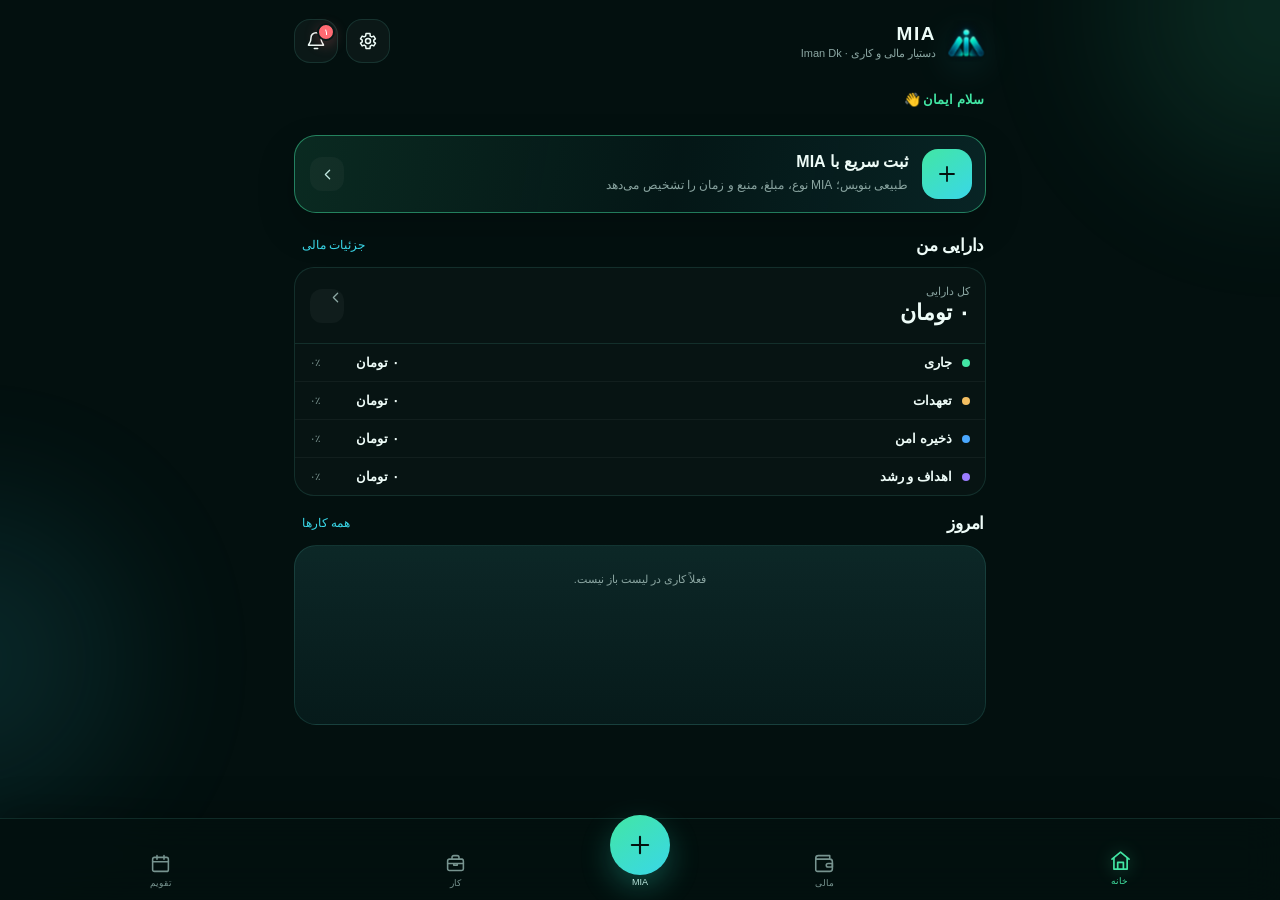
<file: index.html>
<!doctype html>
<html lang="fa" dir="rtl">
<head>
<meta charset="utf-8">
<meta name="viewport" content="width=device-width,initial-scale=1,minimum-scale=1,maximum-scale=1,user-scalable=no,viewport-fit=cover,interactive-widget=resizes-content">
<meta name="theme-color" content="#041312">
<meta name="color-scheme" content="dark">
<meta name="referrer" content="no-referrer">
<meta http-equiv="Content-Security-Policy" content="default-src 'self'; script-src 'self'; style-src 'self' 'unsafe-inline' https://fonts.googleapis.com; font-src 'self' https://fonts.gstatic.com data:; img-src 'self' data: blob:; connect-src 'self' https://api.github.com; object-src 'none'; base-uri 'self'; form-action 'self'">
<meta name="apple-mobile-web-app-capable" content="yes">
<meta name="apple-mobile-web-app-status-bar-style" content="black-translucent">
<meta name="apple-mobile-web-app-title" content="MIA">
<title>MIA</title>
<link rel="manifest" href="manifest.json">
<link rel="apple-touch-icon" href="apple-touch-icon.png?v=130">
<link rel="icon" type="image/png" href="favicon.png?v=130">
<link rel="preconnect" href="https://fonts.googleapis.com">
<link rel="preconnect" href="https://fonts.gstatic.com" crossorigin>
<link href="https://fonts.googleapis.com/css2?family=Vazirmatn:wght@400;500;600;700;800&display=swap" rel="stylesheet">
<link rel="stylesheet" href="styles.css?v=130">
<link rel="stylesheet" href="styles-features.css?v=130">
</head>
<body>
<div class="app-health-banner" id="appHealthBanner" hidden>
  <div><b id="appHealthTitle">MIA با خطا روبه‌رو شد</b><small id="appHealthMessage">بخش اصلی برنامه همچنان در دسترس است.</small></div>
  <button data-action="retryAppStart()">تلاش دوباره</button>
</div>
<div class="bg-orb bg-a"></div><div class="bg-orb bg-b"></div>
<main class="app">
<header class="topbar">
  <div class="brand">
    <div class="brand-mark mia-logo-mark"><img class="mia-logo-img" src="mia-logo.png?v=130" alt="MIA"></div>
    <div><b>MIA</b><small id="todayLabel">دستیار مالی و کاری · Iman Dk</small></div>
  </div>
  <div class="top-actions">
    <button class="icon-btn notification-btn" data-action="openNotifications()" aria-label="اعلان‌های MIA"><span data-icon="bell"></span><i id="notificationBadge">۰</i></button>
    <button class="icon-btn" data-action="openSettings()" aria-label="تنظیمات"><span data-icon="settings"></span></button>
  </div>
</header>

<!-- HOME -->
<section class="page active" id="home">
  <div class="hello home-welcome home-welcome-compact"><span>سلام ایمان 👋</span></div>

  <button class="quick-entry-card home-primary-action" data-action="openQuick()">
    <span class="quick-entry-icon" data-icon="plus"></span>
    <div><b>ثبت سریع با MIA</b><small>طبیعی بنویس؛ MIA نوع، مبلغ، منبع و زمان را تشخیص می‌دهد</small></div>
    <span class="quick-arrow" data-icon="chevron-left"></span>
  </button>

  <div class="section-head"><h2>دارایی من</h2><button data-action="switchPage(&#x27;finance&#x27;)">جزئیات مالی</button></div>
  <div class="home-account-grid home-account-grid-clean" id="homeAccounts"></div>

  <div class="section-head home-today-head"><h2>امروز</h2><button data-action="switchPage(&#x27;planner&#x27;);openPlannerTab(&#x27;tasks&#x27;)">همه کارها</button></div>
  <div class="panel compact-list home-task-card" id="homeTasks"></div>

  <!-- Kept off-screen for backward-compatible render/state calculations. Detailed views live in Finance/Work. -->
  <div class="home-hidden-metrics" hidden>
    <strong id="homeIncomeTotal">۰ تومان</strong><small id="homeIncomeTrend"></small><div id="homeIncomeLegend"></div><div id="homeIncomeDonut"><span id="homeIncomeDonutText">۰</span></div>
    <div id="homeReelRing"><strong id="homeReels">۰ / ۱۲</strong></div><b id="homeReelWeek"></b><small id="homeReelRemain"></small>
    <span id="homeStageShoot"></span><span id="homeStageEdit"></span><span id="homeStageUpload"></span>
  </div>
</section>

<!-- FINANCE -->
<section class="page" id="finance">
  <div class="page-title"><div><h1>مالی</h1><p>پول‌ها، هزینه‌ها و بودجه‌های من</p></div><button class="round-add" data-action="openQuick(&#x27;expense&#x27;)" aria-label="ثبت مالی"><span data-icon="plus"></span></button></div>

  <div class="finance-hero finance-hero-simple panel">
    <div><span>قابل خرج</span><strong id="financeSpendable">۰ تومان</strong><small>حساب جاری</small></div>
    <div><span>کل دارایی</span><strong id="financeTotalBalance">۰ تومان</strong><small id="daysToPay">—</small></div>
  </div>

  <div class="segmented mia-subtabs" id="financeTabs">
    <button class="active" data-ftab="overview" data-action="openFinanceTab(&#x27;overview&#x27;)">نمای کلی</button>
    <button data-ftab="expenses" data-action="openFinanceTab(&#x27;expenses&#x27;)">هزینه‌ها</button>
    <button data-ftab="income" data-action="openFinanceTab(&#x27;income&#x27;)">درآمد</button>
    <button data-ftab="budget" data-action="openFinanceTab(&#x27;budget&#x27;)">بودجه</button>
  </div>

  <div class="finance-pane active" id="finance-overview">
    <div class="section-head"><h2>حساب‌های من</h2><span>برای ویرایش موجودی، روی حساب بزن</span></div>
    <div class="money-accounts" id="financeAccounts"></div>

    <div id="allocationAttentionWrap" hidden>
      <div class="section-head"><h2>نیازمند توجه</h2><span>درآمد تقسیم‌نشده</span></div>
      <div class="panel attention-panel" id="lastAllocation"></div>
    </div>
  </div>

  <div class="finance-pane" id="finance-expenses">
    <div class="section-head"><h2>ثبت سریع هزینه</h2><span>انتخاب دسته + وارد کردن مبلغ</span></div>
    <div class="expense-grid" id="expenseQuickGrid"></div>
    <div class="section-head"><h2>هزینه‌های اخیر</h2></div>
    <div class="panel transaction-list" id="expenseList"></div>
  </div>

  <div class="finance-pane" id="finance-income">
    <div class="section-head"><h2>درآمد این ماه</h2><span id="incomeMonthTotal">۰ تومان</span></div>
    <div class="panel income-summary-panel">
      <div class="income-donut-row">
        <div class="donut" id="incomeDonut"><span id="incomeDonutText">۰</span></div>
        <div class="income-legend" id="incomeLegend"></div>
      </div>
    </div>
    <div class="section-head"><h2>منابع درآمد</h2><button data-action="openQuick(&#x27;income&#x27;)">+ درآمد</button></div>
    <div class="source-grid" id="incomeSourceCards"></div>
    <div class="section-head"><h2>دریافت‌های اخیر</h2><span>برای جزئیات، روی ردیف بزن</span></div>
    <div class="panel transaction-list" id="incomeList"></div>
  </div>

  <div class="finance-pane" id="finance-budget">
    <div class="section-head"><h2>بودجه‌ها</h2><span>مصرف این ماه</span></div>
    <div id="budgetList"></div>
    <div class="section-head"><h2>اهداف مالی</h2></div>
    <div id="goalsList"></div>
  </div>
</section>

<!-- WORK -->
<section class="page" id="work">
  <div class="page-title"><div><h1>کار</h1><p>پیگیری کار، خروجی و درآمد</p></div></div>
  <div class="work-source-picker panel">
    <div><b>حوزه کاری</b><small>فقط بخش موردنیاز را ببین</small></div>
    <select id="workSourceSelect" class="text-input compact-select" aria-label="انتخاب حوزه کاری">
      <option value="hoorsun">هورسان</option>
      <option value="hirsa">هیرسا</option>
      <option value="snapp">اسنپ</option>
      <option value="freelance">فریلنس</option>
    </select>
  </div>
  <div class="segmented work-tabs mia-subtabs legacy-work-tabs" aria-hidden="true">
    <button class="active" data-wtab="hoorsun" data-action="openWorkTab(&#x27;hoorsun&#x27;)">هورسان</button>
    <button data-wtab="hirsa" data-action="openWorkTab(&#x27;hirsa&#x27;)">هیرسا</button>
    <button data-wtab="snapp" data-action="openWorkTab(&#x27;snapp&#x27;)">اسنپ</button>
    <button data-wtab="freelance" data-action="openWorkTab(&#x27;freelance&#x27;)">فریلنس</button>
  </div>

  <div class="work-pane active" id="work-hoorsun">
    <div class="next-action-card panel">
      <div class="next-action-top">
        <span class="next-action-icon" id="nextStageIcon" data-icon="camera"></span>
        <div><small>اقدام بعدی</small><h2 id="nextStageTitle">فیلم‌برداری ریلز بعدی</h2><p id="nextStageHelp">ویدیوهای این هفته را ضبط کن.</p></div>
      </div>
      <button class="primary big next-action-button" id="nextStageButton" data-action="completeNextHoorsunStage()">انجام شد</button>
      <div class="mini-stepper" id="hoorsunMiniStepper">
        <span data-stage-mini="shoot"><i></i><b>فیلم‌برداری</b></span>
        <span data-stage-mini="edit"><i></i><b>تدوین</b></span>
        <span data-stage-mini="upload"><i></i><b>بارگذاری</b></span>
      </div>
    </div>

    <div class="cycle-mini panel">
      <div><span>پیشرفت چرخه</span><strong id="reelRingText">۰/۱۲</strong></div>
      <div class="cycle-mini-bar"><i id="reelCycleBar"></i></div>
      <small id="reelPlanText">هدف: ۳ ریلز در هفته</small>
      <span id="reelValue" hidden>۰ تومان ارزش کار تکمیل‌شده</span>
      <div id="reelRing" hidden></div>
      <span id="stageProgressText" hidden>۰ از ۳ مرحله</span>
      <div id="reelStages" hidden><button id="stageShoot"></button><button id="stageEdit"></button><button id="stageUpload"></button></div>
    </div>

    <details class="work-report-collapse panel">
      <summary><span><b>گزارش هورسان</b><small>آمار و تاریخچه؛ فقط وقتی لازم داری</small></span><span data-icon="chevron-left"></span></summary>
      <div class="stats-3 work-stats-compact">
        <div><span>این هفته</span><b id="weekReels">۰ / ۳</b></div>
        <div><span>باقی‌مانده چرخه</span><b id="cycleRemain">۱۲</b></div>
        <div><span>روز فیلم‌برداری</span><b>پنجشنبه</b></div>
      </div>
      <div class="section-head"><h2>ریلزهای ثبت‌شده</h2></div>
      <div class="compact-list report-list" id="reelsList"></div>
      <button class="ghost big report-reset-cycle" data-action="resetHoorsunCycle()">شروع چرخه جدید هورسان</button>
    </details>
  </div>

  <div class="work-pane" id="work-hirsa">
    <div class="source-hero panel"><span>حقوق ثابت ماهانه</span><strong>۲۵ میلیون تومان</strong><small>پرداخت معمول: روزهای ۲۸ تا ۳۰</small></div>
    <div class="info-card warning"><b>درآمد پروژه‌ای هیرسا</b><p>تا زمان واریز واقعی، در بودجه و پول قابل خرج محاسبه نمی‌شود.</p></div>
    <button class="primary" data-action="openQuick(&#x27;income&#x27;,&#x27;hirsa&#x27;)">ثبت دریافت حقوق هیرسا</button>

    <div class="section-head hirsa-done-head">
      <div><h2>کارهای انجام‌شده هیرسا</h2><small>آخرین فعالیت‌های ثبت‌شده</small></div>
      <button data-action="openHirsaDone()">مشاهده همه</button>
    </div>

    <div class="hirsa-done-summary panel">
      <div class="hirsa-done-count">
        <span class="hirsa-done-icon" data-icon="check"></span>
        <div><strong id="hirsaDoneCount">۰</strong><small>کار انجام‌شده</small></div>
      </div>
      <div class="hirsa-done-month">
        <span>این ماه</span>
        <b id="hirsaDoneMonthCount">۰ مورد</b>
      </div>
    </div>

    <div class="hirsa-done-list" id="hirsaDoneList"></div>
  </div>

  <div class="work-pane" id="work-snapp">
    <div class="source-hero panel"><span>میانگین درآمد روزانه</span><strong>۸۵۰ هزار تومان</strong><small>منبع درآمد پشتیبان</small></div>
    <button class="primary" data-action="openQuick(&#x27;income&#x27;,&#x27;snapp&#x27;)">ثبت درآمد اسنپ</button>
    <div class="section-head"><h2>این ماه</h2></div><div class="panel" id="snappMonth"></div>
  </div>

  <div class="work-pane" id="work-freelance">
    <div class="source-hero panel"><span>تمرکز فریلنس</span><strong>طراحی سایت + تولید محتوا</strong><small>هدف: افزایش ارزش اقتصادی هر ساعت</small></div>
    <button class="primary" data-action="openProjectSheet()">+ پروژه فریلنس جدید</button>
    <div class="section-head"><h2>پروژه‌ها</h2></div><div id="projectsList"></div>
  </div>
</section>

<!-- PLANNER -->
<section class="page" id="planner">
  <div class="page-title"><div><h1>تقویم</h1><p>کارها و رویدادهای زمان‌دار</p></div><button class="round-add" data-action="openEventSheet()" aria-label="افزودن رویداد"><span data-icon="plus"></span></button></div>
  <div class="segmented planner-main-tabs mia-subtabs planner-subtabs">
    <button class="active" data-ptab="calendar" data-action="openPlannerTab(&#x27;calendar&#x27;)">تقویم</button>
    <button data-ptab="tasks" data-action="openPlannerTab(&#x27;tasks&#x27;)">کارهای باز</button>
    <button data-ptab="done" data-action="openPlannerTab(&#x27;done&#x27;)">انجام‌شده</button>
  </div>

  <div class="planner-pane active" id="planner-calendar">
    <div class="panel calendar-card">
      <div class="calendar-head"><button data-action="shiftMonth(-1)">‹</button><b id="monthTitle"></b><button data-action="shiftMonth(1)">›</button></div>
      <div class="week-labels"><span>ش</span><span>ی</span><span>د</span><span>س</span><span>چ</span><span>پ</span><span>ج</span></div>
      <div class="month-grid" id="monthGrid"></div>
    </div>
    <div class="section-head selected-day-head">
      <div>
        <h2 id="selectedDate"></h2>
        <small class="selected-day-help" id="selectedDayHelp">کارها و رویدادهای همین روز</small>
      </div>
      <div class="selected-day-actions">
        <button class="calendar-add-task" data-action="addTaskForSelectedDay()"><span data-icon="plus"></span> کار</button>
        <button class="calendar-add-event" data-action="openEventSheet()"><span data-icon="calendar"></span> رویداد</button>
      </div>
    </div>
    <div class="panel timeline day-inline-list" id="dayEvents"></div>
  </div>

  <div class="planner-pane" id="planner-tasks">
    <button class="primary" data-action="openTaskSheet()">+ کار جدید</button>
    <div class="panel compact-list" id="taskList"></div>
  </div>
  <div class="planner-pane" id="planner-done">
  <div id="monthlyDoneSummary"></div>
  <div class="section-head done-head"><div><h2>کارهای انجام‌شده</h2><small>مرتب‌شده بر اساس دسته و ماه</small></div><span>آرشیو ماهانه</span></div>
  <div class="done-filter-scroll" id="doneFilters"></div>
  <div id="doneList"></div>
</div>
</section>


<!-- SETTINGS PAGE -->
<section class="page" id="settingsPage">
  <div class="page-title settings-title">
    <div><h1>تنظیمات</h1><p>تنظیمات روزمره ساده؛ موارد فنی داخل بخش پیشرفته</p></div>
    <button class="round-add" data-action="switchPage(&#x27;home&#x27;)" aria-label="بازگشت"><span data-icon="chevron-right"></span></button>
  </div>

  <div class="settings-profile panel settings-profile-clean">
    <div class="settings-avatar mia-settings-logo"><img class="mia-logo-img" src="mia-logo.png?v=130" alt="MIA"></div>
    <div><b>Iman Dk</b><small>MIA · دستیار شخصی مالی و کاری</small></div>
    <div class="settings-balance"><span>کل دارایی</span><strong id="settingsTotalBalance">۰ تومان</strong></div>
  </div>

  <div class="settings-accordion settings-accordion-friendly">
    <details class="settings-collapse panel">
      <summary><span data-icon="download"></span><div><b>پشتیبان‌گیری</b><small>ذخیره و بازیابی اطلاعات</small></div><span data-icon="chevron-left"></span></summary>
      <div class="settings-list">
        <button class="settings-row" data-action="exportData()"><span class="settings-row-icon blue-icon" data-icon="download"></span><div><b>دریافت فایل پشتیبان</b><small>خروجی JSON از اطلاعات MIA</small></div><span data-icon="chevron-left"></span></button>
        <button class="settings-row" data-action="openCloudSyncSettings()"><span class="settings-row-icon cloud-icon" data-icon="shield"></span><div><b>پشتیبان‌گیری ابری</b><small id="cloudAccountStatus">ذخیره محلی فعال · فضای ابری هنوز متصل نیست</small><span id="cloudLastSync" hidden></span></div><span data-icon="chevron-left"></span></button>
      </div>
    </details>

    <details class="settings-collapse panel">
      <summary><span data-icon="wallet"></span><div><b>حساب‌ها و مالی</b><small>حساب‌های من و ثبت درآمد</small></div><span data-icon="chevron-left"></span></summary>
      <div class="settings-list">
        <button class="settings-row" data-action="switchPage(&#x27;finance&#x27;)"><span class="settings-row-icon account-current" data-icon="wallet"></span><div><b>حساب‌های من</b><small>جاری، تعهدات، ذخیره امن و اهداف</small></div><span data-icon="chevron-left"></span></button>
        <button class="settings-row" data-action="openQuick(&#x27;income&#x27;)"><span class="settings-row-icon" data-icon="arrow-up"></span><div><b>ثبت درآمد</b><small>MIA اول نتیجه تشخیص را به تو نشان می‌دهد</small></div><span data-icon="chevron-left"></span></button>
      </div>
    </details>

    <details class="settings-collapse panel">
      <summary><span data-icon="smartphone"></span><div><b>آیفون و میانبرها</b><small>Action Button و یادآوری‌ها</small></div><span data-icon="chevron-left"></span></summary>
      <div class="settings-list">
        <a class="settings-row" href="setup-ios.html"><span class="settings-row-icon" data-icon="smartphone"></span><div><b>Action Button و یادآوری شبانه</b><small>ثبت سریع MIA و Reminder روزانه</small></div><span data-icon="chevron-left"></span></a>
      </div>
    </details>

    <details class="settings-collapse panel">
      <summary><span data-icon="briefcase"></span><div><b>حوزه‌های کاری</b><small>مواردی که در صفحه کار می‌بینی</small></div><span data-icon="chevron-left"></span></summary>
      <div class="work-visibility-list" id="workVisibilitySettings"></div>
    </details>

    <details class="settings-collapse panel">
      <summary><span data-icon="info"></span><div><b>درباره MIA</b><small>نسخه، سلامت و تنظیمات پیشرفته</small></div><span data-icon="chevron-left"></span></summary>
      <div class="settings-static"><span class="settings-row-icon" data-icon="info"></span><div><b>MIA v1.3.0</b><small>بازطراحی کامل تجربه کاربری</small></div></div>
      <details class="advanced-settings">
        <summary>تنظیمات پیشرفته</summary>
        <div class="settings-list">
          <button class="settings-row" data-action="runHealthCheck(true)"><span class="settings-row-icon health-icon" data-icon="check"></span><div><b>بررسی سلامت MIA</b><small id="appHealthText">در حال بررسی ساختار برنامه…</small></div><span data-icon="chevron-left"></span></button>
          <button class="settings-row" data-action="openCloudSyncSettings()"><span class="settings-row-icon cloud-icon" data-icon="shield"></span><div><b>تنظیمات فنی GitHub</b><small>Repository، Branch و Token</small></div><span data-icon="chevron-left"></span></button>
        </div>
      </details>
    </details>
  </div>
  <i class="cloud-status-dot" id="cloudStatusDot" hidden></i>
</section>

<div class="diagnostic" id="dbStatus">در حال آماده‌سازی…</div>
</main>

<!-- BOTTOM NAV -->
<nav class="bottomnav">
  <button class="nav active" data-page="home" data-action="switchPage(&#x27;home&#x27;)"><span class="nav-icon" data-icon="home"></span><small>خانه</small></button>
  <button class="nav" data-page="finance" data-action="switchPage(&#x27;finance&#x27;)"><span class="nav-icon" data-icon="wallet"></span><small>مالی</small></button>
  <button class="mia-action" data-action="openQuick()"><b><span data-icon="plus"></span></b><small>MIA</small></button>
  <button class="nav" data-page="work" data-action="switchPage(&#x27;work&#x27;)"><span class="nav-icon" data-icon="briefcase"></span><small>کار</small></button>
  <button class="nav" data-page="planner" data-action="switchPage(&#x27;planner&#x27;)"><span class="nav-icon" data-icon="calendar"></span><small>تقویم</small></button>
</nav>



<!-- CLOUD SYNC -->
<div class="overlay" id="cloudSyncSheet" data-action="closeOverlay(event,&#x27;cloudSyncSheet&#x27;)">
  <div class="sheet cloud-sync-sheet" data-action="stopPropagation">
    <div class="handle"></div>
    <div class="sheet-title">
      <div><span class="accent">حساب Iman Dk</span><h2>همگام‌سازی امن GitHub</h2></div>
      <button data-action="closeSheet(&#x27;cloudSyncSheet&#x27;)">×</button>
    </div>

    <div class="cloud-sync-hero">
      <div class="cloud-sync-state">
        <i class="cloud-status-dot" id="cloudSheetStatusDot"></i>
        <div><b id="cloudSheetStatus">ذخیره محلی فعال</b><small id="cloudSheetLastSync">هنوز بکاپ ابری ثبت نشده.</small></div>
      </div>
      <span class="cloud-encrypted-badge"><span data-icon="shield"></span> AES‑GCM</span>
    </div>

    <div class="cloud-fields">
      <label><span>GitHub Username</span><input id="cloudOwnerInput" value="ImanDk" autocomplete="off" spellcheck="false"></label>
      <label><span>Repository</span><input id="cloudRepoInput" value="NOVA" autocomplete="off" spellcheck="false"></label>
      <label><span>Backup Branch</span><input id="cloudBranchInput" value="mia-backup" autocomplete="off" spellcheck="false"></label>
      <label class="cloud-field-wide"><span>Backup File</span><input id="cloudPathInput" value="mia-data/iman-dk.mia.json" autocomplete="off" spellcheck="false"></label>
      <label class="cloud-field-wide"><span>Fine-grained GitHub Token</span><input id="cloudTokenInput" type="password" placeholder="توکن را فقط بار اول وارد کن" autocomplete="new-password" spellcheck="false"></label>
    </div>

    <div class="cloud-security-note">
      <span data-icon="shield"></span>
      <div><b>اطلاعات مالی به‌صورت خام آپلود نمی‌شود.</b><small>فایل بکاپ قبل از ارسال با کلید بازیابی اختصاصی Iman Dk رمزگذاری می‌شود. توکن GitHub نیز داخل فایل بکاپ قرار نمی‌گیرد.</small></div>
    </div>

    <button class="primary big" id="cloudConnectBtn" data-action="connectCloudGitHub()">اتصال و فعال‌سازی بکاپ خودکار</button>

    <div class="cloud-action-grid">
      <button class="ghost" data-action="manualCloudSync()"><span data-icon="upload"></span><b>همگام‌سازی الان</b><small>ارسال آخرین اطلاعات</small></button>
      <button class="ghost" data-action="restoreCloudBackup()"><span data-icon="download"></span><b>بازیابی از GitHub</b><small>جایگزینی اطلاعات محلی</small></button>
    </div>

    <div class="cloud-recovery-card">
      <div><b>کلید بازیابی</b><small>برای انتقال MIA به دستگاه دیگر، این کلید را جداگانه نگه دار.</small></div>
      <div class="cloud-recovery-row">
        <code id="cloudRecoveryKey">••••••••••••••••••••••••</code>
        <button data-action="copyCloudRecoveryKey()">کپی</button>
      </div>
      <input id="cloudRecoveryInput" placeholder="برای بازیابی روی دستگاه جدید، کلید را اینجا وارد کن" autocomplete="off" spellcheck="false">
    </div>

    <div class="cloud-footer-actions">
      <button class="ghost cloud-toggle-btn" id="cloudAutoToggle" data-action="toggleCloudAutoSync()">بکاپ خودکار: خاموش</button>
      <button class="danger-outline" data-action="disconnectCloudSync()">قطع اتصال GitHub</button>
    </div>

    <p class="cloud-footnote">برای اتصال، توکن GitHub باید فقط به Repository «NOVA» و دسترسی Contents: Read and write محدود شود.</p>
  </div>
</div>

<!-- NOTIFICATIONS -->
<div class="overlay" id="notificationSheet" data-action="closeOverlay(event,&#x27;notificationSheet&#x27;)">
  <div class="sheet notification-sheet" data-action="stopPropagation">
    <div class="handle"></div>
    <div class="sheet-title">
      <div><span class="accent">مرکز اعلان‌های MIA</span><h2>چه چیزی نیاز به توجه دارد؟</h2></div>
      <button data-action="closeSheet(&#x27;notificationSheet&#x27;)">×</button>
    </div>
    <div class="notification-summary" id="notificationSummary"></div>
    <div class="notification-list" id="notificationList"></div>
    <a class="notification-reminder-link" href="setup-ios.html">
      <span data-icon="bell"></span>
      <div><b>یادآوری شبانه ساعت ۰۰:۰۰</b><small>برای اعلان حتی وقتی MIA بسته است، از Reminder خود iPhone استفاده کن.</small></div>
      <span data-icon="chevron-left"></span>
    </a>
  </div>
</div>

<!-- QUICK ENTRY -->
<div class="overlay" id="quickSheet" data-action="closeOverlay(event,&#x27;quickSheet&#x27;)">
  <div class="sheet quick-sheet" data-action="stopPropagation">
    <div class="handle"></div>
    <div class="sheet-title"><div><span class="accent">ثبت سریع MIA</span><h2>چه چیزی ثبت کنیم؟</h2></div><button data-action="closeSheet(&#x27;quickSheet&#x27;)">×</button></div>
    <div class="quick-chips">
      <button data-action="prefillQuick(&#x27;140 سیگار&#x27;)">سیگار</button>
      <button data-action="prefillQuick(&#x27;1.5 رستوران کیمیا&#x27;)">کیمیا</button>
      <button data-action="prefillQuick(&#x27;750 بنزین&#x27;)">بنزین</button>
      <button data-action="prefillQuick(&#x27;فیلم‌برداری هورسان انجام شد&#x27;)">فیلم‌برداری هورسان</button>
    </div>
    <textarea id="quickInput" rows="3" placeholder="مثلاً: امروز باید ویدیو هورسان رو ادیت کنم&#10;یا: پیج هورسان رو افتتاح کردم"></textarea>
    <button class="primary big" data-action="submitQuick()">بررسی با MIA</button>
    <p class="quick-help">جمله را طبیعی بنویس؛ قبل از ثبت، MIA دقیقاً نشان می‌دهد چه چیزی از حرفت فهمیده است.</p>
  </div>
</div>

<!-- QUICK INTERPRETATION -->
<div class="overlay" id="quickInterpretSheet" data-action="closeOverlay(event,&#x27;quickInterpretSheet&#x27;)">
  <div class="sheet interpretation-sheet" data-action="stopPropagation">
    <div class="handle"></div>
    <div class="sheet-title"><div><span class="accent">MIA فهمید</span><h2>قبل از ثبت بررسی کن</h2></div><button data-action="closeSheet(&#x27;quickInterpretSheet&#x27;)">×</button></div>
    <div class="understood-card" id="quickUnderstoodSummary"></div>
    <div id="quickEditableFields">
      <label class="field-label">نوع ثبت</label>
      <select class="text-input" id="quickTypeSelect"><option value="income">درآمد</option><option value="expense">هزینه</option><option value="task">کار</option><option value="event">رویداد</option></select>
      <div id="quickFinanceFields">
        <label class="field-label">مبلغ</label>
        <div class="money-input"><input id="quickEditAmount" data-money-input="true" inputmode="numeric"><span>تومان</span></div>
        <div id="quickIncomeSourceWrap"><label class="field-label">منبع درآمد</label><select class="text-input" id="quickEditSource"><option value="hirsa">هیرسا</option><option value="hoorsun">هورسان</option><option value="snapp">اسنپ</option><option value="freelance">فریلنس</option><option value="other">سایر</option></select></div>
        <div id="quickExpenseCategoryWrap"><label class="field-label">دسته هزینه</label><select class="text-input" id="quickEditCategory"><option value="cigarette">سیگار</option><option value="kimia">کیمیا / رستوران</option><option value="fuel">بنزین</option><option value="car">خودرو</option><option value="home">خانه</option><option value="internet">اینترنت و اشتراک</option><option value="installments">اقساط</option><option value="fun">تفریح</option><option value="personal">خرید شخصی</option><option value="other">سایر</option></select></div>
      </div>
      <div id="quickTextFields"><label class="field-label">عنوان</label><input class="text-input" id="quickEditTitle"></div>
    </div>
    <button class="primary big" data-action="confirmQuickInterpretation()">تأیید و ادامه</button>
    <button class="ghost big" data-action="backToQuickEntry()">اصلاح متن اصلی</button>
  </div>
</div>

<!-- AMOUNT SHEET -->
<div class="overlay" id="amountSheet" data-action="closeOverlay(event,&#x27;amountSheet&#x27;)">
  <div class="sheet" data-action="stopPropagation">
    <div class="handle"></div><div class="sheet-title"><div><span class="accent" id="expenseAmountStep">مرحله ۱ از ۲ · مبلغ</span><h2 id="amountCategoryTitle">مبلغ را وارد کن</h2></div><button data-action="closeSheet(&#x27;amountSheet&#x27;)">×</button></div>
    <div class="money-input"><input id="amountInput" data-money-input="true" inputmode="numeric" placeholder="مثلاً 125,000"><span>تومان</span></div>
    <button class="primary big" data-action="saveQuickExpense()">تأیید مبلغ</button>
  </div>
</div>

<!-- EXPENSE DESCRIPTION -->
<div class="overlay" id="expenseDescriptionSheet" data-action="closeOverlay(event,&#x27;expenseDescriptionSheet&#x27;)">
  <div class="sheet" data-action="stopPropagation">
    <div class="handle"></div>
    <div class="sheet-title"><div><span class="accent">مرحله ۲ از ۲ · شرح هزینه</span><h2 id="expenseDescriptionTitle">هزینه</h2></div><button data-action="closeSheet(&#x27;expenseDescriptionSheet&#x27;)">×</button></div>
    <label class="field-label">این هزینه دقیقاً بابت چه بود؟</label>
    <textarea class="text-input expense-description-input" id="expenseDescriptionInput" rows="4" placeholder="مثلاً: بنزین خودرو برای رفت‌وآمد پروژه لواسان"></textarea>
    <p class="muted">برای سیگار این مرحله نمایش داده نمی‌شود.</p>
    <button class="primary big" data-action="saveExpenseDescription()">ثبت هزینه با شرح</button>
  </div>
</div>

<!-- ALLOCATION -->
<div class="overlay" id="allocationSheet" data-action="closeOverlay(event,&#x27;allocationSheet&#x27;)">
  <div class="sheet" data-action="stopPropagation">
    <div class="handle"></div><div class="sheet-title"><div><span class="accent">پیشنهاد بودجه‌بندی</span><h2 id="allocationTitle">پیشنهاد MIA</h2></div><button data-action="closeSheet(&#x27;allocationSheet&#x27;)">×</button></div>
    <div class="info-card allocation-info"><b>هیچ مبلغی خودکار وارد حساب‌ها نمی‌شود.</b><p>مقادیر پیشنهادی را کم‌وزیاد کن. فقط با تأیید نهایی، همان اعدادی که وارد کرده‌ای به حساب‌ها اضافه می‌شوند.</p></div>
    <div id="allocationRows"></div>
    <div class="allocation-summary panel"><div><span>جمع واردشده</span><b id="allocationEntered">۰ تومان</b></div><div><span>وضعیت</span><b id="allocationRemain">—</b></div></div>
    <button class="primary big" id="allocationConfirmBtn" data-action="confirmAllocation()">ثبت همین تقسیم در حساب‌ها</button>
    <button class="ghost big" data-action="deferAllocation()">فقط درآمد ثبت شود؛ فعلاً تقسیم نکن</button>
  </div>
</div>

<!-- ACCOUNT -->
<div class="overlay" id="accountSheet" data-action="closeOverlay(event,&#x27;accountSheet&#x27;)">
  <div class="sheet" data-action="stopPropagation">
    <div class="handle"></div><div class="sheet-title"><div><span class="accent">ویرایش حساب</span><h2 id="accountSheetTitle"></h2></div><button data-action="closeSheet(&#x27;accountSheet&#x27;)">×</button></div>
    <label class="field-label">نام بانک / کارت این حساب</label>
    <input class="text-input" id="accountBankInput" placeholder="مثلاً ملت، پاسارگاد، سامان...">
    <label class="field-label account-balance-label">موجودی واقعی بانک</label>
    <div class="money-input"><input id="accountBalanceInput" data-money-input="true" inputmode="numeric" placeholder="مثلاً 25,000,000"><span>تومان</span></div>
    <p class="muted account-note">این عدد فقط موجودی همین حساب را اصلاح می‌کند و درآمد یا هزینه جدید محسوب نمی‌شود.</p>
    <button class="primary big" data-action="saveAccountBalance()">ذخیره و تطبیق با بانک</button>
    <button class="ghost big danger-ghost" data-action="resetAccountBalance()">صفر کردن موجودی این حساب</button>
  </div>
</div>

<!-- TRANSACTION DETAIL -->
<div class="overlay" id="transactionDetailSheet" data-action="closeOverlay(event,&#x27;transactionDetailSheet&#x27;)">
  <div class="sheet transaction-detail-sheet" data-action="stopPropagation">
    <div class="handle"></div>
    <div class="sheet-title"><div><span class="accent" id="transactionDetailType">جزئیات تراکنش</span><h2 id="transactionDetailTitle">تراکنش</h2></div><button data-action="closeSheet(&#x27;transactionDetailSheet&#x27;)">×</button></div>
    <div class="transaction-detail-amount" id="transactionDetailAmount">۰ تومان</div>
    <div class="detail-list" id="transactionDetailMeta"></div>
    <button class="primary big" data-action="editDetailedTransaction()">ویرایش</button>
    <button class="ghost big danger-ghost" data-action="deleteDetailedTransaction()">حذف</button>
  </div>
</div>

<!-- FRIENDLY CONFIRM -->
<div class="overlay" id="confirmSheet" data-action="resolveConfirm(false)">
  <div class="sheet confirm-sheet" data-action="stopPropagation">
    <div class="handle"></div>
    <div class="confirm-icon" data-icon="info"></div>
    <h2 id="confirmTitle">مطمئنی؟</h2>
    <p id="confirmMessage"></p>
    <button class="primary big confirm-primary" id="confirmAcceptBtn" data-action="resolveConfirm(true)">تأیید</button>
    <button class="ghost big" data-action="resolveConfirm(false)">انصراف</button>
  </div>
</div>

<!-- TRANSACTION EDITOR -->
<div class="overlay" id="transactionEditSheet" data-action="closeOverlay(event,&#x27;transactionEditSheet&#x27;)">
  <div class="sheet" data-action="stopPropagation">
    <div class="handle"></div>
    <div class="sheet-title"><div><span class="accent" id="transactionEditAccent">ویرایش تراکنش</span><h2 id="transactionEditTitle">تراکنش</h2></div><button data-action="closeSheet(&#x27;transactionEditSheet&#x27;)">×</button></div>
    <label class="field-label">مبلغ</label>
    <div class="money-input"><input id="transactionEditAmount" data-money-input="true" inputmode="numeric"><span>تومان</span></div>
    <div id="transactionSourceField">
      <label class="field-label">منبع درآمد</label>
      <select class="text-input" id="transactionEditSource"><option value="hirsa">هیرسا</option><option value="hoorsun">هورسان</option><option value="snapp">اسنپ</option><option value="freelance">فریلنس</option><option value="other">سایر</option></select>
    </div>
    <div id="transactionCategoryField">
      <label class="field-label">دسته هزینه</label>
      <select class="text-input" id="transactionEditCategory"><option value="cigarette">سیگار</option><option value="kimia">کیمیا / رستوران</option><option value="fuel">بنزین</option><option value="car">خودرو</option><option value="home">خانه</option><option value="internet">اینترنت و اشتراک</option><option value="installments">اقساط</option><option value="fun">تفریح</option><option value="personal">خرید شخصی</option><option value="other">سایر</option></select>
    </div>
    <label class="field-label">شرح</label>
    <textarea class="text-input expense-description-input" id="transactionEditNote" rows="3" placeholder="شرح تراکنش"></textarea>
    <button class="primary big" data-action="saveTransactionEdit()">ذخیره تغییرات</button>
    <button class="ghost big danger-ghost" data-action="deleteEditingTransaction()">حذف این تراکنش</button>
  </div>
</div>

<!-- EVENT -->
<div class="overlay" id="eventSheet" data-action="closeOverlay(event,&#x27;eventSheet&#x27;)">
  <div class="sheet" data-action="stopPropagation">
    <div class="handle"></div><div class="sheet-title"><div><span class="accent" id="eventModeLabel">رویداد جدید</span><h2 id="eventDateText"></h2></div><button data-action="closeSheet(&#x27;eventSheet&#x27;)">×</button></div>
    <input class="text-input" id="eventTitle" placeholder="عنوان رویداد">
    <div class="two-col"><input class="text-input" id="eventTime" type="time" value="10:00"><input class="text-input" id="eventDuration" inputmode="numeric" value="60" placeholder="مدت"></div>
    <button class="primary big" id="eventSaveBtn" data-action="saveEvent()">ثبت در تقویم</button>
  </div>
</div>

<!-- TASK -->
<div class="overlay" id="taskSheet" data-action="closeOverlay(event,&#x27;taskSheet&#x27;)">
  <div class="sheet" data-action="stopPropagation">
    <div class="handle"></div><div class="sheet-title"><div><span class="accent">کار جدید</span><h2>چه کاری باید انجام شود؟</h2><small class="sheet-date" id="taskDateText"></small></div><button data-action="closeSheet(&#x27;taskSheet&#x27;)">×</button></div>
    <input class="text-input" id="taskTitle" placeholder="عنوان کار">
    <button class="primary big" data-action="saveTask()">افزودن کار</button>
  </div>
</div>

<!-- PROJECT -->
<div class="overlay" id="projectSheet" data-action="closeOverlay(event,&#x27;projectSheet&#x27;)">
  <div class="sheet" data-action="stopPropagation">
    <div class="handle"></div><div class="sheet-title"><div><span class="accent">پروژه فریلنس</span><h2>پروژه جدید</h2></div><button data-action="closeSheet(&#x27;projectSheet&#x27;)">×</button></div>
    <input class="text-input" id="projectTitle" placeholder="نام پروژه">
    <input class="text-input" id="projectValue" data-money-input="true" inputmode="numeric" placeholder="ارزش پروژه، مثلاً 25,000,000">
    <button class="primary big" data-action="saveProject()">ثبت پروژه</button>
  </div>
</div>

<div class="toast" id="toast"><span id="toastText"></span><button id="toastAction"></button></div>
<script type="module" src="app.js?v=130"></script><script type="module" src="boot.js?v=130"></script>
</body></html>
</file>
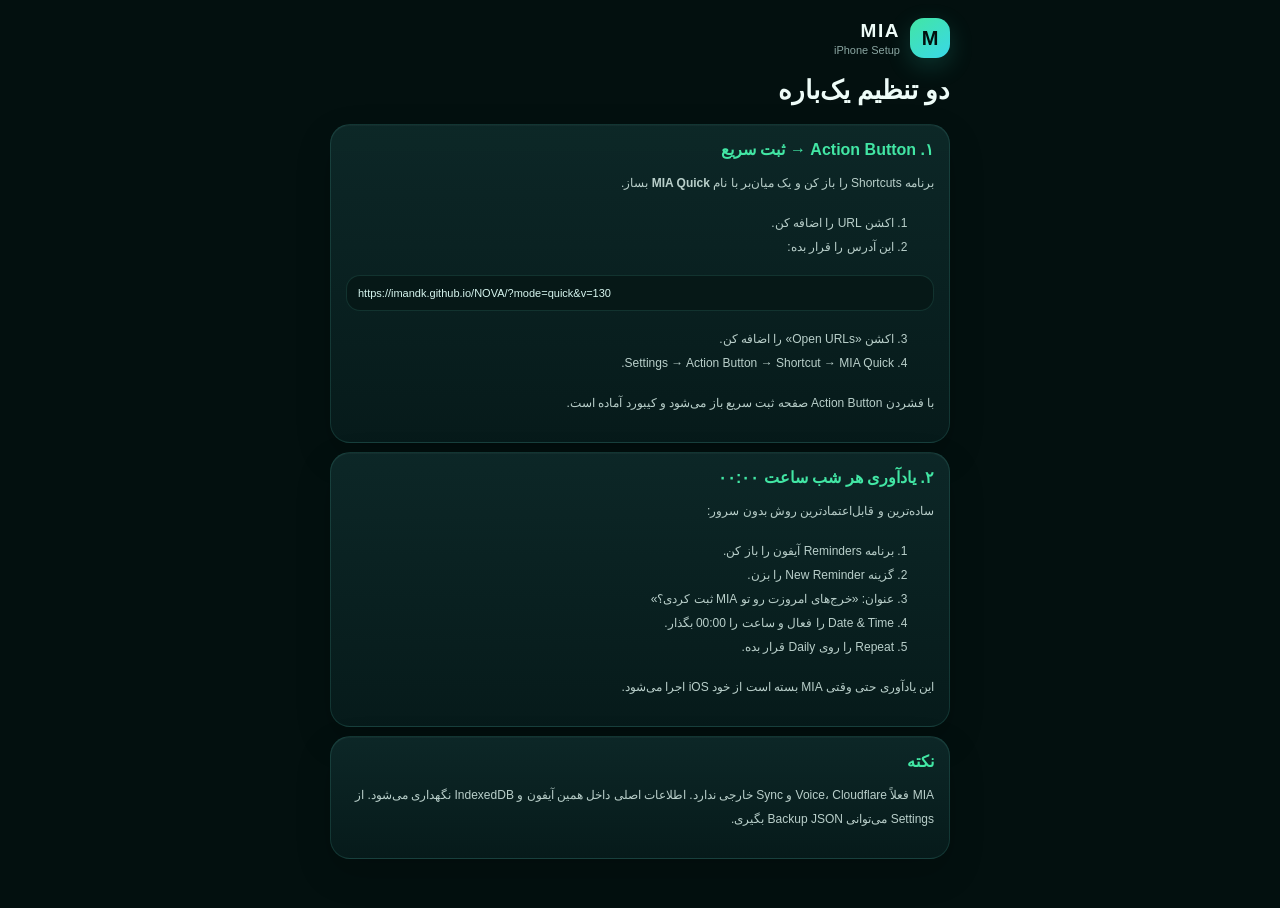
<file: setup-ios.html>
<!doctype html><html lang="fa" dir="rtl"><head><meta charset="utf-8"><meta name="viewport" content="width=device-width,initial-scale=1,viewport-fit=cover"><meta name="theme-color" content="#041312"><title>MIA iPhone Setup</title><link rel="stylesheet" href="styles.css"><style>.guide{max-width:650px;margin:auto;padding:calc(env(safe-area-inset-top) + 18px) 15px 40px}.guide h1{font-size:26px}.step{padding:15px;border-radius:20px;margin:9px 0}.step b{color:var(--green)}.step p,.step li{font-size:12px;line-height:2;color:#b9cfca}.code{direction:ltr;text-align:left;user-select:text;-webkit-user-select:text;background:#061817;border:1px solid var(--line);border-radius:14px;padding:11px;word-break:break-all;color:#d6f5ef;font-size:11px}</style></head><body><main class="guide"><div class="brand"><div class="brand-mark">M</div><div><b>MIA</b><small>iPhone Setup</small></div></div><h1>دو تنظیم یک‌باره</h1>
<div class="panel step"><b>۱. Action Button → ثبت سریع</b><p>برنامه Shortcuts را باز کن و یک میان‌بر با نام <strong>MIA Quick</strong> بساز.</p><ol><li>اکشن URL را اضافه کن.</li><li>این آدرس را قرار بده:</li></ol><div class="code">https://imandk.github.io/NOVA/?mode=quick&v=130</div><ol start="3"><li>اکشن «Open URLs» را اضافه کن.</li><li>Settings → Action Button → Shortcut → MIA Quick.</li></ol><p>با فشردن Action Button صفحه ثبت سریع باز می‌شود و کیبورد آماده است.</p></div>
<div class="panel step"><b>۲. یادآوری هر شب ساعت ۰۰:۰۰</b><p>ساده‌ترین و قابل‌اعتمادترین روش بدون سرور:</p><ol><li>برنامه Reminders آیفون را باز کن.</li><li>گزینه New Reminder را بزن.</li><li>عنوان: «خرج‌های امروزت رو تو MIA ثبت کردی؟»</li><li>Date & Time را فعال و ساعت را 00:00 بگذار.</li><li>Repeat را روی Daily قرار بده.</li></ol><p>این یادآوری حتی وقتی MIA بسته است از خود iOS اجرا می‌شود.</p></div>
<div class="panel step"><b>نکته</b><p>MIA فعلاً Voice، Cloudflare و Sync خارجی ندارد. اطلاعات اصلی داخل همین آیفون و IndexedDB نگهداری می‌شود. از Settings می‌توانی Backup JSON بگیری.</p></div>
</main></body></html>
</file>
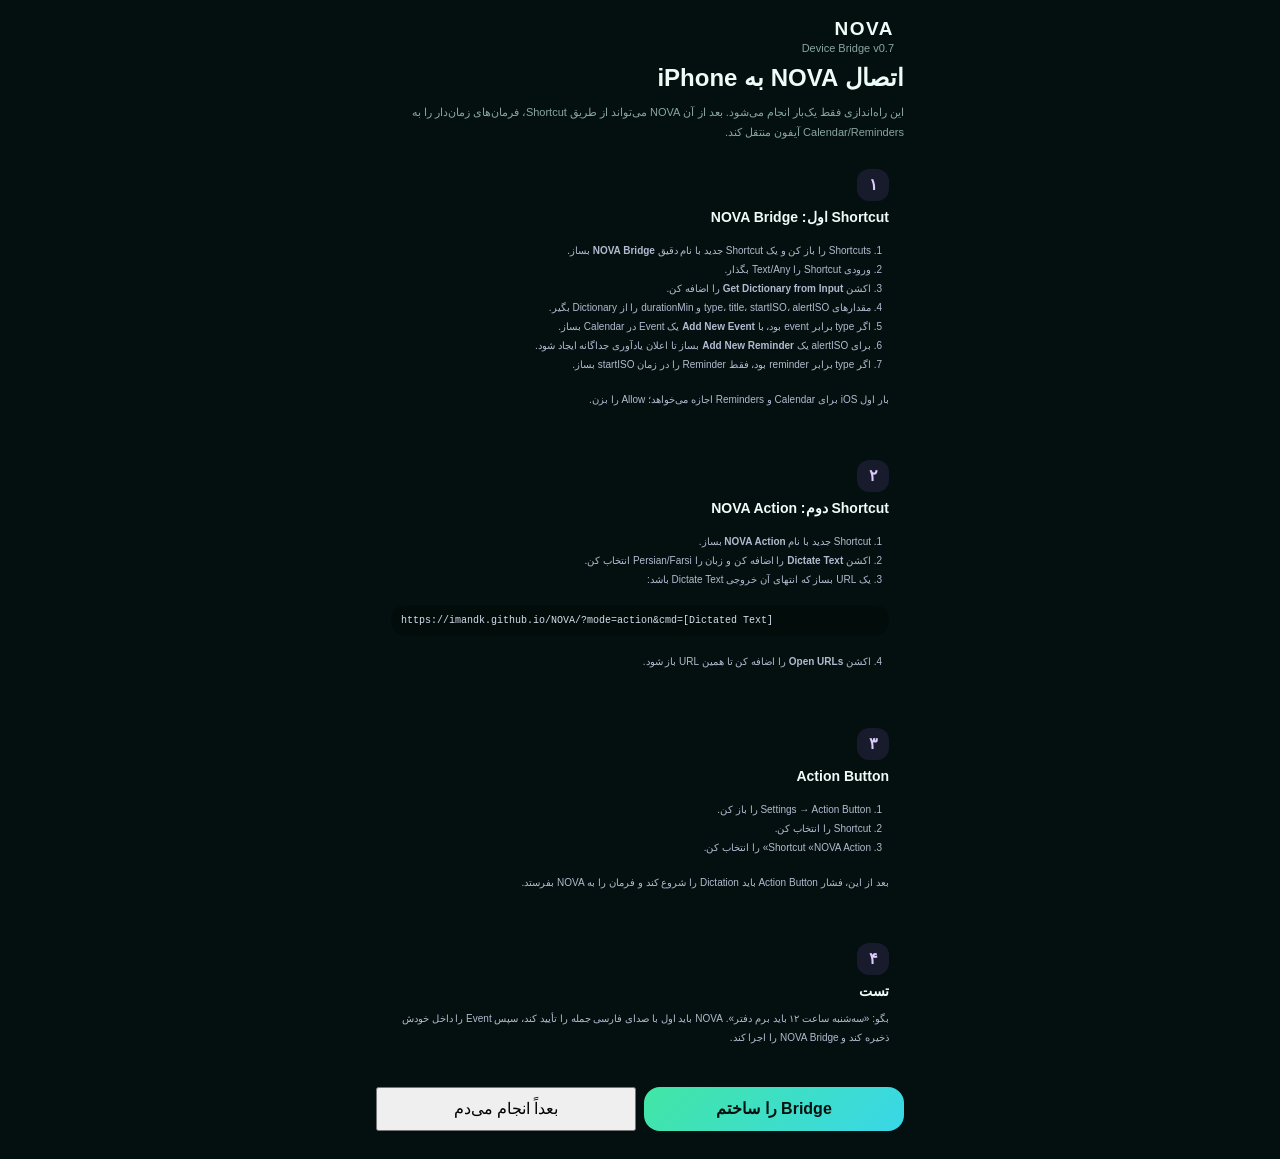
<file: setup-v07.html>
<!doctype html>
<html lang="fa" dir="rtl">
<head>
<meta charset="utf-8">
<meta name="viewport" content="width=device-width,initial-scale=1,viewport-fit=cover">
<meta name="theme-color" content="#050713">
<title>NOVA v0.7 Setup</title>
<link rel="stylesheet" href="styles.css">
<style>
.setup{max-width:560px;margin:auto;padding:calc(env(safe-area-inset-top) + 18px) 16px calc(env(safe-area-inset-bottom) + 28px)}
.setup h1{font-size:24px;margin:10px 0 5px}.setup>p{color:var(--muted);font-size:11px;line-height:1.8}
.step{border-radius:23px;padding:15px;margin:11px 0}.step-no{width:32px;height:32px;border-radius:12px;display:grid;place-items:center;background:rgba(169,104,255,.12);color:#ddcaff;font-weight:700;margin-bottom:8px}
.step h3{font-size:14px;margin:0 0 7px}.step p,.step li{font-size:10px;color:#b3bad0;line-height:1.9}.step ol{padding-right:18px}
.code{direction:ltr;text-align:left;background:rgba(0,0,0,.25);border:1px solid var(--stroke2);padding:10px;border-radius:14px;font:10px ui-monospace,SFMono-Regular,Menlo,monospace;word-break:break-all;color:#d8ddeb;user-select:text!important;-webkit-user-select:text!important}
.setup-actions{display:grid;grid-template-columns:1fr 1fr;gap:8px;margin-top:15px}
</style>
</head><body><main class="setup">
<div class="brand"><div class="orb-sm"></div><div class="brand-copy"><b>NOVA</b><small>Device Bridge v0.7</small></div></div>
<h1>اتصال NOVA به iPhone</h1>
<p>این راه‌اندازی فقط یک‌بار انجام می‌شود. بعد از آن NOVA می‌تواند از طریق Shortcut، فرمان‌های زمان‌دار را به Calendar/Reminders آیفون منتقل کند.</p>

<div class="glass step"><div class="step-no">۱</div><h3>Shortcut اول: NOVA Bridge</h3>
<ol>
<li>Shortcuts را باز کن و یک Shortcut جدید با نام دقیق <b>NOVA Bridge</b> بساز.</li>
<li>ورودی Shortcut را Text/Any بگذار.</li>
<li>اکشن <b>Get Dictionary from Input</b> را اضافه کن.</li>
<li>مقدارهای type، title، startISO، alertISO و durationMin را از Dictionary بگیر.</li>
<li>اگر type برابر event بود، با <b>Add New Event</b> یک Event در Calendar بساز.</li>
<li>برای alertISO یک <b>Add New Reminder</b> بساز تا اعلان یادآوری جداگانه ایجاد شود.</li>
<li>اگر type برابر reminder بود، فقط Reminder را در زمان startISO بساز.</li>
</ol>
<p>بار اول iOS برای Calendar و Reminders اجازه می‌خواهد؛ Allow را بزن.</p></div>

<div class="glass step"><div class="step-no">۲</div><h3>Shortcut دوم: NOVA Action</h3>
<ol>
<li>Shortcut جدید با نام <b>NOVA Action</b> بساز.</li>
<li>اکشن <b>Dictate Text</b> را اضافه کن و زبان را Persian/Farsi انتخاب کن.</li>
<li>یک URL بساز که انتهای آن خروجی Dictate Text باشد:</li>
</ol>
<div class="code">https://imandk.github.io/NOVA/?mode=action&amp;cmd=[Dictated Text]</div>
<ol start="4"><li>اکشن <b>Open URLs</b> را اضافه کن تا همین URL باز شود.</li></ol>
</div>

<div class="glass step"><div class="step-no">۳</div><h3>Action Button</h3>
<ol>
<li>Settings → Action Button را باز کن.</li>
<li>Shortcut را انتخاب کن.</li>
<li>Shortcut «NOVA Action» را انتخاب کن.</li>
</ol>
<p>بعد از این، فشار Action Button باید Dictation را شروع کند و فرمان را به NOVA بفرستد.</p></div>

<div class="glass step"><div class="step-no">۴</div><h3>تست</h3>
<p>بگو: «سه‌شنبه ساعت ۱۲ باید برم دفتر». NOVA باید اول با صدای فارسی جمله را تأیید کند، سپس Event را داخل خودش ذخیره کند و NOVA Bridge را اجرا کند.</p></div>

<div class="setup-actions">
<button class="primary" onclick="localStorage.setItem('nova_device_bridge_ready','1');location.href='./?v=70'">Bridge را ساختم</button>
<button class="secondary" onclick="location.href='./?v=70'">بعداً انجام می‌دم</button>
</div>
</main></body></html>
</file>
<file: styles.css>
:root{
  --bg:#03100f;--bg2:#06191a;--panel:#0a2020;--panel2:#0d2929;--text:#eefcf8;--muted:#8ba6a2;
  --green:#42e6a4;--green2:#1dbd88;--cyan:#39d7e8;--cyan2:#1aa6bd;--line:rgba(111,242,220,.12);
  --green:#42e6a4;--yellow:#f4bf62;--blue:#4aa8ff;--purple:#9b7cff;
  --danger:#ff7676;--warn:#f4bf62;--navh:82px;
  --r-icon:14px;--r-control:16px;--r-card:22px;--r-hero:28px;--r-sheet:28px;
}
*{box-sizing:border-box;-webkit-tap-highlight-color:transparent}
html,body{margin:0;min-height:100%;background:var(--bg);color:var(--text);font-family:"Vazirmatn","Peyda",-apple-system,BlinkMacSystemFont,"SF Pro Display","SF Pro Text","Helvetica Neue",Arial,sans-serif}
body{overflow-x:hidden;-webkit-font-smoothing:antialiased;text-rendering:optimizeLegibility}
button,input,textarea{font:inherit}
button{cursor:pointer}
button,input,textarea,a{-webkit-touch-callout:none}
.bg-orb{position:fixed;border-radius:50%;filter:blur(80px);opacity:.12;pointer-events:none}
.bg-a{width:320px;height:320px;background:var(--green);top:-150px;right:-160px}
.bg-b{width:300px;height:300px;background:var(--cyan);bottom:90px;left:-180px}
.app{max-width:720px;margin:auto;padding:calc(env(safe-area-inset-top) + 12px) 14px calc(var(--navh) + env(safe-area-inset-bottom) + 30px);position:relative;z-index:1}
.topbar{height:58px;display:flex;align-items:center;justify-content:space-between;margin-bottom:8px}
.brand{display:flex;align-items:center;gap:10px}.brand-mark{width:40px;height:40px;border-radius:14px;display:grid;place-items:center;font-weight:800;font-size:20px;color:#02100e;background:linear-gradient(145deg,var(--green),var(--cyan));box-shadow:0 8px 25px rgba(54,220,196,.18)}
.brand b{display:block;font-size:19px;letter-spacing:.08em}.brand small{display:block;color:var(--muted);font-size:11px;margin-top:2px}
.icon-btn,.round-add{width:44px;height:44px;border-radius:15px;border:1px solid var(--line);background:rgba(255,255,255,.035);color:var(--text);font-size:20px}
.page{display:none}.page.active{display:block;animation:pageIn .22s ease}@keyframes pageIn{from{opacity:.4;transform:translateY(5px)}to{opacity:1;transform:none}}
.hello{padding:12px 2px 16px}.hello span{font-size:13px;color:var(--green)}.hello h1{font-size:22px;line-height:1.6;margin:4px 0 0;font-weight:650}
.panel,.hero-card,.mini-card,.money-card,.source-card,.budget-card,.goal-card{border-radius:var(--r-card);background:linear-gradient(180deg,rgba(14,43,43,.88),rgba(7,28,28,.9));border:1px solid var(--line);box-shadow:inset 0 1px 0 rgba(255,255,255,.03),0 14px 35px rgba(0,0,0,.18)}
.hero-card{width:100%;text-align:right;border-radius:28px;padding:20px;border-color:rgba(57,215,232,.22);color:var(--text);position:relative;overflow:hidden}
.hero-card:before{content:"";position:absolute;width:180px;height:180px;border-radius:50%;background:radial-gradient(circle,rgba(57,215,232,.18),transparent 68%);left:-50px;top:-80px}
.hero-label{font-size:12px;color:#b8cfcb;display:block}.hero-card strong{font-size:31px;display:block;margin:5px 0}.hero-card small{font-size:11px;color:var(--muted)}
.hero-line{height:5px;background:rgba(255,255,255,.05);border-radius:99px;margin-top:15px;overflow:hidden}.hero-line i{display:block;height:100%;width:50%;background:linear-gradient(90deg,var(--green),var(--cyan));border-radius:inherit}
.home-grid{display:grid;grid-template-columns:1fr 1fr;gap:9px;margin-top:9px}.mini-card{text-align:right;border-radius:20px;padding:14px;color:var(--text);border:1px solid var(--line);min-height:100px}.mini-card span{font-size:11px;color:var(--muted)}.mini-card strong{display:block;font-size:19px;margin:6px 0}.mini-card small{font-size:10px;color:#b7ceca}
.section-head{display:flex;align-items:center;justify-content:space-between;margin:19px 2px 9px}.section-head h2{font-size:16px;margin:0}.section-head button,.section-head span{border:0;background:none;color:var(--cyan);font-size:11px;padding:6px}
.account-strip{display:grid;grid-template-columns:repeat(4,1fr);gap:7px}.account-mini{border-radius:18px;padding:11px 7px;text-align:center;background:rgba(255,255,255,.025);border:1px solid var(--line)}.account-mini b{display:block;font-size:11px}.account-mini span{display:block;font-size:11px;margin-top:5px;color:#cfe9e4}
.page-title{display:flex;align-items:center;justify-content:space-between;margin:8px 2px 14px}.page-title h1{font-size:27px;margin:0}.page-title p{font-size:11px;color:var(--muted);margin:4px 0 0}
.finance-hero{border-radius:24px;padding:18px}.finance-hero span{font-size:11px;color:var(--muted)}.finance-hero strong{display:block;font-size:29px;margin:5px 0}.finance-hero small{font-size:11px;color:#b7ceca}
.segmented{display:flex;gap:5px;padding:5px;background:rgba(255,255,255,.025);border:1px solid var(--line);border-radius:17px;margin:12px 0}.segmented button{flex:1;min-height:40px;border:0;border-radius:12px;background:transparent;color:var(--muted);font-size:11px}.segmented button.active{background:linear-gradient(145deg,rgba(66,230,164,.16),rgba(57,215,232,.12));color:var(--text);box-shadow:inset 0 0 0 1px rgba(66,230,164,.13)}
.finance-pane,.work-pane,.planner-pane{display:none}.finance-pane.active,.work-pane.active,.planner-pane.active{display:block}
.money-accounts{display:grid;grid-template-columns:1fr 1fr;gap:9px}.money-card{border-radius:22px;padding:15px;text-align:right;color:var(--text);border:1px solid var(--line);min-height:126px}.money-card .money-icon{width:36px;height:36px;border-radius:13px;display:grid;place-items:center;margin-bottom:10px;background:rgba(66,230,164,.09);color:var(--green)}.money-card b{display:block;font-size:14px}.money-card strong{display:block;font-size:19px;margin:5px 0}.money-card small{display:block;color:var(--muted);font-size:10px}.money-card.current{border-color:rgba(57,215,232,.22)}.money-card.safe{border-color:rgba(66,230,164,.25)}
.income-donut-row{display:grid;grid-template-columns:125px 1fr;gap:14px;padding:15px;align-items:center}.donut{width:112px;height:112px;border-radius:50%;display:grid;place-items:center;background:conic-gradient(var(--green) 0 50%,var(--cyan) 50% 85%,#f4bf62 85% 100%);position:relative}.donut:after{content:"";position:absolute;width:72px;height:72px;background:#092020;border-radius:50%}.donut span{z-index:1;font-size:12px}.income-legend{display:grid;gap:8px}.legend-row{display:grid;grid-template-columns:9px 1fr auto;gap:7px;align-items:center;font-size:11px}.legend-row i{width:8px;height:8px;border-radius:50%}.legend-row small{color:var(--muted)}
.allocation-item{display:grid;grid-template-columns:1fr auto;gap:5px;align-items:center;padding:10px 0;border-bottom:1px solid var(--line)}.allocation-item:last-child{border:0}.allocation-item b{font-size:12px}.allocation-item span{font-size:12px}.allocation-item small{display:block;color:var(--muted);font-size:9px}
.goal-card{border-radius:19px;padding:13px;margin-bottom:8px}.goal-top{display:flex;justify-content:space-between;align-items:center}.goal-top b{font-size:12px}.goal-top span{font-size:11px;color:var(--green)}.bar{height:6px;background:rgba(255,255,255,.055);border-radius:99px;margin-top:9px;overflow:hidden}.bar i{height:100%;display:block;background:linear-gradient(90deg,var(--green),var(--cyan));border-radius:inherit}
.expense-grid{display:grid;grid-template-columns:repeat(3,1fr);gap:8px}.expense-cat{min-height:82px;border:1px solid var(--line);background:rgba(255,255,255,.025);border-radius:18px;color:var(--text);display:grid;place-items:center;padding:8px}.expense-cat i{font-style:normal;font-size:22px}.expense-cat span{font-size:10px}
.transaction-list{padding:5px 13px}.tx-row{display:grid;grid-template-columns:42px 1fr auto;gap:9px;align-items:center;padding:11px 0;border-bottom:1px solid var(--line)}.tx-row:last-child{border:0}.tx-icon{width:38px;height:38px;border-radius:13px;display:grid;place-items:center;background:rgba(255,255,255,.035)}.tx-row b{display:block;font-size:12px}.tx-row small{font-size:9px;color:var(--muted)}.tx-amount{font-size:12px}.tx-amount.expense{color:#ff9898}.tx-amount.income{color:var(--green)}
.source-grid{display:grid;grid-template-columns:1fr 1fr;gap:8px}.source-card{border-radius:19px;padding:13px}.source-card b{display:block;font-size:12px}.source-card strong{display:block;font-size:17px;margin:6px 0}.source-card small{font-size:9px;color:var(--muted)}
.budget-card{border-radius:18px;padding:12px;margin-bottom:8px}.budget-top{display:flex;justify-content:space-between}.budget-top b{font-size:11px}.budget-top span{font-size:10px;color:var(--muted)}
.reel-hero{border-radius:25px;padding:17px;display:grid;grid-template-columns:105px 1fr;gap:14px;align-items:center}.ring{width:96px;height:96px;border-radius:50%;display:grid;place-content:center;text-align:center;background:conic-gradient(var(--green) 0 0%,rgba(255,255,255,.06) 0);position:relative}.ring:after{content:"";position:absolute;inset:8px;border-radius:50%;background:#092020}.ring strong,.ring small{z-index:1}.ring strong{font-size:19px}.ring small{font-size:9px;color:var(--muted)}.reel-copy span{font-size:10px;color:var(--green)}.reel-copy h2{font-size:16px;line-height:1.6;margin:5px 0}.reel-copy p{font-size:10px;color:var(--muted)}
.primary,.ghost{border-radius:16px;min-height:44px;padding:10px 14px;font-weight:600;border:0}.primary{background:linear-gradient(135deg,var(--green),var(--cyan));color:#03110f}.ghost{background:rgba(255,255,255,.035);color:var(--text);border:1px solid var(--line)}.big{width:100%;min-height:52px;font-size:13px;margin-top:10px}
.stats-3{display:grid;grid-template-columns:repeat(3,1fr);gap:7px;margin:10px 0}.stats-3>div{text-align:center;padding:11px 5px;border-radius:17px;border:1px solid var(--line);background:rgba(255,255,255,.025)}.stats-3 span{display:block;font-size:9px;color:var(--muted)}.stats-3 b{display:block;font-size:12px;margin-top:5px}
.pipeline{display:flex;align-items:center;justify-content:space-between;padding:13px 9px;border-radius:20px}.pipeline div{text-align:center}.pipeline i{width:28px;height:28px;border-radius:10px;background:rgba(66,230,164,.1);color:var(--green);display:grid;place-items:center;margin:auto;font-size:10px}.pipeline span{font-size:8px;display:block;margin-top:5px}.pipeline em{color:#4d7772;font-style:normal}
.source-hero{border-radius:24px;padding:18px;margin-bottom:10px}.source-hero span{font-size:10px;color:var(--muted)}.source-hero strong{display:block;font-size:22px;margin:6px 0}.source-hero small{font-size:10px;color:#b7ceca}.info-card{border-radius:18px;padding:13px;margin:9px 0}.info-card.warning{background:rgba(244,191,98,.055);border:1px solid rgba(244,191,98,.13)}.info-card b{font-size:12px}.info-card p{font-size:10px;color:var(--muted);line-height:1.8;margin:5px 0 0}
.project-card{width:100%;text-align:right;color:var(--text);border:1px solid var(--line);background:rgba(255,255,255,.025);border-radius:18px;padding:13px;margin-bottom:7px}.project-card b{display:block}.project-card small{color:var(--muted);font-size:9px}
.calendar-card{border-radius:22px;padding:11px}.calendar-head{display:grid;grid-template-columns:40px 1fr 40px;align-items:center;margin-bottom:10px}.calendar-head b{text-align:center}.calendar-head button{height:38px;border:0;border-radius:12px;background:rgba(255,255,255,.035);color:var(--text)}.week-labels,.month-grid{display:grid;grid-template-columns:repeat(7,1fr);gap:4px}.week-labels span{text-align:center;font-size:9px;color:var(--muted);padding:6px}.day-cell{aspect-ratio:1;border:0;border-radius:12px;background:transparent;color:#dcefeb;font-size:11px;position:relative}.day-cell.muted{opacity:.28}.day-cell.today{box-shadow:inset 0 0 0 1px var(--cyan)}.day-cell.selected{background:linear-gradient(145deg,rgba(66,230,164,.18),rgba(57,215,232,.12));color:white}.day-dot{position:absolute;width:4px;height:4px;border-radius:50%;background:var(--green);bottom:5px;left:50%;transform:translateX(-50%)}
.timeline{padding:4px 13px}.event-row,.list-row{display:grid;grid-template-columns:52px 1fr auto;gap:8px;align-items:center;padding:11px 0;border-bottom:1px solid var(--line)}.event-row:last-child,.list-row:last-child{border:0}.event-time{font-size:11px;color:var(--cyan)}.event-row b,.list-row b{font-size:12px}.event-row small,.list-row small{display:block;color:var(--muted);font-size:9px;margin-top:2px}.check-btn{width:36px;height:36px;border-radius:12px;border:1px solid var(--line);background:rgba(255,255,255,.03);color:var(--green)}
.compact-list{padding:5px 13px}.empty{text-align:center;padding:22px 8px;color:var(--muted);font-size:11px}
.bottomnav{position:fixed;z-index:50;right:0;left:0;bottom:0;height:calc(var(--navh) + env(safe-area-inset-bottom));padding:7px 13px env(safe-area-inset-bottom);display:grid;grid-template-columns:1fr 1fr 74px 1fr 1fr;align-items:end;background:rgba(3,16,15,.94);border-top:1px solid var(--line);backdrop-filter:blur(18px);-webkit-backdrop-filter:blur(18px)}
.nav{height:60px;border:0;background:transparent;color:#77948f;display:grid;place-items:center;align-content:center;gap:3px}.nav span{font-size:19px}.nav small{font-size:9px}.nav.active{color:var(--green)}.mia-action{border:0;background:transparent;color:white;display:grid;place-items:center;gap:2px;transform:translateY(-12px)}.mia-action b{width:60px;height:60px;border-radius:50%;display:grid;place-items:center;font-size:28px;color:#03110f;background:linear-gradient(145deg,var(--green),var(--cyan));box-shadow:0 12px 30px rgba(47,221,190,.28)}.mia-action small{font-size:9px;color:#bde8df}
.overlay{position:fixed;z-index:100;inset:0;background:rgba(0,8,8,.64);display:none;align-items:flex-end;justify-content:center;padding:0}.overlay.show{display:flex}.sheet{width:min(720px,100%);max-height:88dvh;overflow:auto;background:#08201f;border:1px solid rgba(111,242,220,.14);border-radius:28px 28px 0 0;padding:10px 16px calc(18px + env(safe-area-inset-bottom));box-shadow:0 -25px 70px rgba(0,0,0,.4);animation:sheetUp .24s ease}@keyframes sheetUp{from{transform:translateY(45px);opacity:.4}to{transform:none;opacity:1}}.handle{width:44px;height:5px;border-radius:99px;background:#31514d;margin:0 auto 12px}.sheet-title{display:flex;align-items:flex-start;justify-content:space-between;margin-bottom:13px}.sheet-title h2{font-size:21px;margin:4px 0}.sheet-title>button{width:38px;height:38px;border-radius:13px;border:1px solid var(--line);background:rgba(255,255,255,.03);color:white;font-size:20px}.accent{font-size:10px;color:var(--green);letter-spacing:.04em}.quick-chips{display:flex;gap:6px;overflow:auto;padding-bottom:8px}.quick-chips button{white-space:nowrap;border:1px solid var(--line);border-radius:99px;background:rgba(255,255,255,.03);color:#cce4df;padding:7px 10px;font-size:10px}.quick-sheet textarea,.text-input{width:100%;border:1px solid var(--line);background:#061817;color:white;border-radius:18px;padding:13px;outline:none;resize:none;font-size:14px}.quick-sheet textarea{min-height:100px;line-height:1.8}.quick-sheet textarea:focus,.text-input:focus{border-color:rgba(66,230,164,.35);box-shadow:0 0 0 3px rgba(66,230,164,.05)}.quick-help,.muted{font-size:10px;color:var(--muted);line-height:1.8}.money-input{display:flex;align-items:center;border:1px solid var(--line);background:#061817;border-radius:18px;padding:0 12px}.money-input input{width:100%;height:55px;border:0;outline:none;background:none;color:white;font-size:22px;text-align:right}.money-input span{font-size:10px;color:var(--muted)}.field-label{font-size:10px;color:var(--muted);display:block;margin-bottom:6px}.two-col{display:grid;grid-template-columns:1fr 1fr;gap:8px;margin-top:8px}.settings-row{width:100%;display:flex;justify-content:space-between;align-items:center;text-align:right;background:transparent;color:var(--text);text-decoration:none;border:0;border-bottom:1px solid var(--line);padding:13px 2px}.settings-row b{display:block;font-size:12px}.settings-row small{display:block;font-size:9px;color:var(--muted);margin-top:3px}
.toast{position:fixed;z-index:200;bottom:calc(var(--navh) + env(safe-area-inset-bottom) + 12px);left:14px;right:14px;max-width:690px;margin:auto;background:#10302e;border:1px solid var(--line);border-radius:16px;padding:11px 13px;display:none;align-items:center;justify-content:space-between;gap:10px;box-shadow:0 14px 35px rgba(0,0,0,.3)}.toast.show{display:flex}.toast span{font-size:11px}.toast button{border:0;background:none;color:var(--cyan);font-size:10px}
.diagnostic{display:none}
@media(max-width:390px){.app{padding-left:11px;padding-right:11px}.income-donut-row{grid-template-columns:105px 1fr}.donut{width:96px;height:96px}.donut:after{width:62px;height:62px}.home-grid{grid-template-columns:1fr 1fr}.account-strip{gap:5px}.account-mini{padding:9px 4px}.money-card{padding:13px}.reel-hero{grid-template-columns:92px 1fr}.ring{width:84px;height:84px}.expense-grid{grid-template-columns:repeat(3,1fr)}}
@media(prefers-reduced-motion:reduce){*{animation:none!important;transition:none!important;scroll-behavior:auto!important}}
</file>
<file: styles-features.css>
/* MIA v0.8.1 polish */
button{font-family:inherit}svg{display:block;width:100%;height:100%;fill:none;stroke:currentColor;stroke-width:1.8;stroke-linecap:round;stroke-linejoin:round}
.icon-btn,.round-add{border-radius:var(--r-control)}.icon-btn span,.round-add span{width:20px;height:20px;display:grid;place-items:center;margin:auto}.brand-mark{border-radius:var(--r-icon)}
.hero-card,.finance-hero,.reel-hero,.source-hero{border-radius:var(--r-hero)}.mini-card,.account-mini,.money-card,.source-card,.budget-card,.goal-card,.project-card,.calendar-card,.info-card,.stats-3>div{border-radius:var(--r-card)}
.segmented{border-radius:var(--r-card)}.segmented button,.primary,.ghost{border-radius:var(--r-control)}.sheet{border-radius:var(--r-sheet) var(--r-sheet) 0 0}.quick-sheet textarea,.text-input,.money-input{border-radius:var(--r-control)}
.empty{border-radius:var(--r-card);background:linear-gradient(180deg,rgba(14,43,43,.48),rgba(7,28,28,.46));border:1px solid var(--line);margin:6px 0}.compact-list>.empty,.timeline>.empty{border:0;background:transparent;margin:0}

.account-current{--account-color:var(--green);--account-rgb:66,230,164}.account-obligations{--account-color:var(--yellow);--account-rgb:244,191,98}.account-safe{--account-color:var(--blue);--account-rgb:74,168,255}.account-growth{--account-color:var(--purple);--account-rgb:155,124,255}
.account-mini{position:relative;overflow:hidden;min-height:96px;padding:10px 6px;border-color:rgba(var(--account-rgb),.23);background:linear-gradient(180deg,rgba(var(--account-rgb),.105),rgba(var(--account-rgb),.035))}
.account-mini-icon{width:30px;height:30px;border-radius:11px;display:grid;place-items:center;margin:0 auto 7px;color:var(--account-color);background:rgba(var(--account-rgb),.12)}.account-mini-icon svg{width:17px;height:17px}.account-mini b{color:var(--account-color)}
.money-card{border-color:rgba(var(--account-rgb),.27)!important;background:linear-gradient(155deg,rgba(var(--account-rgb),.12),rgba(8,31,30,.82) 48%,rgba(var(--account-rgb),.035))}.money-card .money-icon{border-radius:var(--r-icon);background:rgba(var(--account-rgb),.13);color:var(--account-color)}.money-card .money-icon svg{width:19px;height:19px}.money-card b{color:var(--account-color)}
.account-accent-current{--allocation:var(--green)}.account-accent-obligations{--allocation:var(--yellow)}.account-accent-safe{--allocation:var(--blue)}.account-accent-growth{--allocation:var(--purple)}.allocation-item b{display:flex;align-items:center;gap:7px}.allocation-dot{width:8px;height:8px;border-radius:50%;background:var(--allocation)}

.nav-icon{width:22px;height:22px;display:grid;place-items:center}.nav-icon svg{width:21px;height:21px}.mia-action b span{width:28px;height:28px}.expense-cat i{font-style:normal;width:36px;height:36px;border-radius:var(--r-icon);display:grid;place-items:center;background:rgba(57,215,232,.07);color:var(--cyan)}.expense-cat i svg{width:20px;height:20px}
.tx-icon,.row-icon{border-radius:var(--r-icon)}.tx-icon svg,.row-icon svg{width:18px;height:18px}.settings-row{display:grid;grid-template-columns:38px 1fr 22px;gap:10px}.settings-row-icon{width:36px;height:36px;border-radius:var(--r-icon);display:grid;place-items:center;background:rgba(66,230,164,.07);color:var(--green)}.settings-row-icon svg,.settings-row>span:last-child svg{width:18px;height:18px}

.reel-stages{padding:8px;display:grid;gap:7px}.stage-card{width:100%;min-height:68px;border:1px solid var(--line);background:rgba(255,255,255,.022);color:var(--text);border-radius:var(--r-control);display:grid;grid-template-columns:44px 1fr 34px;align-items:center;gap:10px;text-align:right;padding:9px 10px}.stage-icon{width:42px;height:42px;border-radius:var(--r-icon);display:grid;place-items:center;background:rgba(57,215,232,.07);color:var(--cyan)}.stage-icon svg{width:21px;height:21px}.stage-card b{display:block;font-size:13px}.stage-card small{display:block;font-size:9px;color:var(--muted);margin-top:3px}.stage-check{width:30px;height:30px;border-radius:11px;display:grid;place-items:center;border:1px solid rgba(255,255,255,.08);color:transparent}.stage-check svg{width:17px;height:17px}.stage-card.done{border-color:rgba(66,230,164,.28);background:linear-gradient(90deg,rgba(66,230,164,.11),rgba(66,230,164,.025))}.stage-card.done .stage-icon{background:rgba(66,230,164,.13);color:var(--green)}.stage-card.done .stage-check{background:var(--green);color:#03110f;border-color:var(--green)}.stage-hint{font-size:10px;color:var(--muted);line-height:1.8;padding:8px 3px 1px}.status-pill{padding:5px 8px;border-radius:99px;background:rgba(66,230,164,.08);color:var(--green);font-size:9px}.reel-history-row{grid-template-columns:40px 1fr auto}

.calendar-card{overflow:hidden}.month-grid{gap:5px}.day-cell{border-radius:var(--r-icon);display:grid;place-items:center;align-content:center;gap:4px;min-height:43px}.day-indicator{width:7px;height:7px;border-radius:50%;background:var(--cyan);box-shadow:0 0 0 3px rgba(57,215,232,.07)}.day-indicator.task{background:var(--green);box-shadow:0 0 0 3px rgba(66,230,164,.07)}.day-indicator.mixed{background:linear-gradient(135deg,var(--green) 0 50%,var(--cyan) 50%)}
.row-actions{display:flex;gap:5px}.mini-action{width:34px;height:34px;border-radius:12px;border:1px solid var(--line);background:rgba(255,255,255,.025);color:var(--muted);display:grid;place-items:center}.mini-action svg{width:16px;height:16px}.mini-action.success{color:var(--green)}.mini-action.danger{color:#ff9292}.check-btn{display:grid;place-items:center;border-radius:12px}.check-btn svg{width:18px;height:18px}.done-check{background:rgba(66,230,164,.10);color:var(--green)}.sheet-date{display:block;color:var(--muted);font-size:10px;margin-top:5px}
.month-summary{padding:15px;margin-bottom:12px;border-color:rgba(66,230,164,.16)}.month-summary-head{display:flex;align-items:center;justify-content:space-between}.month-summary-head span:first-child{font-size:10px;color:var(--muted);display:block}.month-summary-head b{font-size:16px;display:block;margin-top:4px}.summary-check{width:44px;height:44px;border-radius:var(--r-icon);display:grid;place-items:center;background:rgba(66,230,164,.11);color:var(--green)}.summary-check svg{width:24px;height:24px}.summary-grid{display:grid;grid-template-columns:repeat(4,1fr);gap:6px;margin-top:13px}.summary-grid>div{text-align:center;padding:9px 4px;border-radius:14px;background:rgba(255,255,255,.026);border:1px solid var(--line)}.summary-grid b{display:block;font-size:15px}.summary-grid span{font-size:8px;color:var(--muted)}.done-month-group{margin-bottom:12px}.done-month-title{display:flex;justify-content:space-between;align-items:center;padding:4px 3px 7px}.done-month-title b{font-size:13px}.done-month-title span{font-size:9px;color:var(--muted)}
.bottomnav{box-shadow:0 -10px 32px rgba(0,0,0,.22)}


/* ==========================================================
   MIA v0.8.2 — Visual Dashboard
   ========================================================== */
.top-actions{display:flex;gap:8px;direction:ltr}
.notification-btn{position:relative}.notification-btn i{position:absolute;width:7px;height:7px;border-radius:50%;background:var(--green);top:7px;right:7px;box-shadow:0 0 10px rgba(66,230,164,.55)}

.home-welcome{padding-top:18px}
.quick-entry-card{
  width:100%;display:grid;grid-template-columns:52px 1fr 36px;align-items:center;gap:12px;text-align:right;
  border-radius:var(--r-card);padding:13px;border:1px solid rgba(66,230,164,.48);color:var(--text);
  background:linear-gradient(100deg,rgba(66,230,164,.12),rgba(57,215,232,.035) 55%,rgba(57,215,232,.10));
  box-shadow:0 16px 38px rgba(0,0,0,.20);
}
.quick-entry-icon{width:50px;height:50px;border-radius:16px;display:grid;place-items:center;background:linear-gradient(145deg,var(--green),var(--cyan));color:#03110f}
.quick-entry-icon svg{width:24px;height:24px}.quick-entry-card b{font-size:16px}.quick-entry-card small{display:block;color:var(--muted);font-size:9px;margin-top:5px}
.quick-arrow{width:34px;height:34px;border-radius:12px;display:grid;place-items:center;background:rgba(255,255,255,.035);color:#bfe7df}.quick-arrow svg{width:17px;height:17px}

.home-account-grid{display:grid;grid-template-columns:repeat(4,1fr);gap:8px}
.home-account-card{position:relative;overflow:hidden;text-align:right;min-height:145px;padding:11px;border-radius:20px;border:1px solid rgba(var(--account-rgb),.28);color:var(--text);background:linear-gradient(165deg,rgba(var(--account-rgb),.13),rgba(6,22,22,.78) 55%,rgba(var(--account-rgb),.025))}
.home-account-card b{font-size:11px;color:var(--account-color);display:block}.home-account-card strong{font-size:13px;display:block;margin:7px 0 3px;line-height:1.55}.home-account-card small{font-size:8px;color:var(--muted);display:block}
.mini-progress{height:5px;border-radius:99px;background:rgba(255,255,255,.055);overflow:hidden;margin-top:10px}.mini-progress i{height:100%;display:block;background:var(--account-color,var(--green));border-radius:inherit}

.home-income-card{display:grid;grid-template-columns:1fr 128px;gap:14px;padding:16px;align-items:center}
.home-income-copy strong{display:block;font-size:25px}.home-income-copy>small{font-size:9px;color:var(--muted)}
.home-income-legend{display:grid;grid-template-columns:1fr 1fr;gap:7px;margin-top:12px}
.home-income-legend>div{display:grid;grid-template-columns:8px 1fr auto;align-items:center;gap:6px;font-size:9px}.home-income-legend i{width:7px;height:7px;border-radius:50%}
.home-donut{width:118px;height:118px}.home-donut:after{width:76px;height:76px}.home-donut span{max-width:66px;text-align:center;font-size:8px;line-height:1.4}

.home-two-col{display:grid;grid-template-columns:1fr 1fr;gap:10px}.section-head.compact{margin-top:18px}
.home-task-card{min-height:180px}
.home-hoorsun-card{min-height:180px;padding:14px}.home-hoorsun-top{display:grid;grid-template-columns:92px 1fr;align-items:center;gap:10px}.home-hoorsun-top b{font-size:13px}.home-hoorsun-top small{display:block;color:var(--muted);font-size:9px;margin-top:5px}
.mini-ring{width:86px;height:86px}.mini-ring:after{inset:7px}.mini-ring strong{font-size:14px}
.home-stage-row{display:grid;grid-template-columns:36px 1fr 36px 1fr 36px;align-items:center;margin-top:16px}.home-stage-row span{width:34px;height:34px;border-radius:12px;display:grid;place-items:center;border:1px solid var(--line);color:var(--muted);background:rgba(255,255,255,.025)}.home-stage-row span.done{color:#04120f;background:var(--green);border-color:var(--green)}.home-stage-row span svg{width:17px;height:17px}.home-stage-row i{height:2px;background:rgba(255,255,255,.07)}.home-stage-row span.done+i{background:rgba(66,230,164,.45)}

.quick-access-grid{display:grid;grid-template-columns:repeat(4,1fr);gap:8px}
.quick-access-grid button{min-height:84px;border-radius:18px;border:1px solid var(--line);background:rgba(255,255,255,.025);color:var(--text);display:grid;place-items:center;align-content:center;gap:8px;padding:8px}
.quick-access-grid span{width:34px;height:34px;border-radius:12px;display:grid;place-items:center;background:rgba(66,230,164,.07);color:var(--green)}.quick-access-grid span svg{width:18px;height:18px}.quick-access-grid small{font-size:9px;color:#c5d9d5}

.money-card{position:relative}.money-card-pct{position:absolute;left:12px;top:13px;padding:4px 7px;border-radius:9px;background:rgba(var(--account-rgb),.10);color:var(--account-color);font-size:9px}
.money-card .mini-progress{margin:9px 0 7px}.money-card .mini-progress i{background:var(--account-color)}

.settings-title{margin-top:8px}.settings-profile{display:grid;grid-template-columns:58px 1fr auto;align-items:center;gap:12px;padding:15px}.settings-avatar{width:56px;height:56px;border-radius:18px;display:grid;place-items:center;background:linear-gradient(145deg,var(--green),var(--cyan));font-size:28px;font-weight:800;color:#03110f}.settings-profile b{font-size:17px}.settings-profile small{display:block;color:var(--muted);font-size:9px;margin-top:3px}.settings-balance{text-align:left}.settings-balance span{display:block;color:var(--muted);font-size:8px}.settings-balance strong{display:block;font-size:13px;margin-top:4px}
.settings-group-title{font-size:12px;color:#cbdeda;margin:20px 3px 8px}.settings-list{padding:0 12px}.settings-list .settings-row:last-child{border-bottom:0}.settings-static{display:grid;grid-template-columns:38px 1fr;gap:10px;align-items:center;padding:13px 2px}.settings-static b{font-size:12px}.settings-static small{display:block;color:var(--muted);font-size:9px;margin-top:3px}.blue-icon{color:var(--blue);background:rgba(74,168,255,.08)}.purple-icon{color:var(--purple);background:rgba(155,124,255,.08)}

@media(max-width:520px){
  .home-account-grid{grid-template-columns:1fr 1fr}.home-account-card{min-height:125px}
  .home-two-col{grid-template-columns:1fr}.home-income-card{grid-template-columns:1fr 108px}
  .home-donut{width:100px;height:100px}.home-donut:after{width:64px;height:64px}
}


/* ==========================================================
   MIA v0.8.3 — Spec Complete
   ========================================================== */
.account-balance-label{margin-top:14px}
.account-note{margin:7px 2px 0}
.selected-day-help{display:block;color:var(--muted);font-size:9px;margin-top:4px}

.source-card-top{display:flex;align-items:center;justify-content:space-between}
.source-card-top span{font-size:10px;color:var(--green);padding:3px 7px;border-radius:9px;background:rgba(66,230,164,.07)}
.source-progress{height:5px;border-radius:99px;background:rgba(255,255,255,.055);overflow:hidden;margin:9px 0 7px}
.source-progress i{display:block;height:100%;border-radius:inherit}

.month-closed{display:flex!important;align-items:center;gap:5px!important}
.month-closed i{width:15px;height:15px;display:grid;place-items:center;color:var(--green)}
.month-closed i svg{width:14px;height:14px}

/* tighter iOS visual consistency */
.money-card,.home-account-card,.stage-card,.event-row,.list-row,.settings-row,.expense-cat,.source-card,.budget-card,.goal-card{
  -webkit-font-smoothing:antialiased;
}
.event-row,.list-row{border-radius:0}
.event-row:first-child,.list-row:first-child{border-top-left-radius:14px;border-top-right-radius:14px}
.event-row:last-child,.list-row:last-child{border-bottom-left-radius:14px;border-bottom-right-radius:14px}


/* ==========================================================
   MIA v0.8.4 — Persian Typography + Smart Done Categories
   ========================================================== */
html,body,button,input,textarea,select{
  font-family:"Vazirmatn","Peyda",-apple-system,BlinkMacSystemFont,"SF Pro Display","SF Pro Text","Helvetica Neue",Arial,sans-serif;
  font-variation-settings:"wght" 450;
}
h1,h2,h3,.page-title h1,.hero-card strong,.finance-hero strong,.reel-copy strong,.home-income-copy strong{
  font-weight:700;
  letter-spacing:-.025em;
}
b,strong,.brand b,.section-head h2{font-weight:650}
small,.muted{font-weight:400}
input,textarea{font-weight:450}
.money-card strong,.home-account-card strong,.tx-amount,.summary-grid b{font-variant-numeric:tabular-nums}

/* Done section */
.done-head small{display:block;color:var(--muted);font-size:9px;margin-top:4px}
.done-filter-scroll{
  display:flex;gap:7px;overflow-x:auto;scrollbar-width:none;padding:2px 1px 12px;
  -webkit-overflow-scrolling:touch;
}
.done-filter-scroll::-webkit-scrollbar{display:none}
.done-filter{
  --cat-color:var(--green);--cat-rgb:66,230,164;
  flex:0 0 auto;height:42px;padding:0 10px;border-radius:14px;border:1px solid var(--line);
  background:rgba(255,255,255,.025);color:var(--muted);display:flex;align-items:center;gap:6px;
}
.done-filter>span{width:25px;height:25px;border-radius:9px;display:grid;place-items:center;background:rgba(var(--cat-rgb),.08);color:var(--cat-color)}
.done-filter>span svg{width:14px;height:14px}
.done-filter b{font-size:10px;white-space:nowrap}.done-filter small{min-width:18px;height:18px;border-radius:8px;display:grid;place-items:center;background:rgba(255,255,255,.05);font-size:8px}
.done-filter.active{border-color:rgba(var(--cat-rgb),.30);background:rgba(var(--cat-rgb),.10);color:var(--text);box-shadow:inset 0 0 0 1px rgba(var(--cat-rgb),.04)}
.done-filter.active small{background:rgba(var(--cat-rgb),.15);color:var(--cat-color)}

.cat-hirsa{--cat-color:#f4bf62;--cat-rgb:244,191,98}
.cat-hoorsun{--cat-color:#42e6a4;--cat-rgb:66,230,164}
.cat-freelance{--cat-color:#8c9fff;--cat-rgb:140,159,255}
.cat-personal{--cat-color:#39d7e8;--cat-rgb:57,215,232}
.cat-other{--cat-color:#9baaa7;--cat-rgb:155,170,167}

.done-card-list{display:grid;gap:8px}
.done-card{
  --cat-color:#9baaa7;--cat-rgb:155,170,167;
  display:grid;grid-template-columns:46px 1fr auto;align-items:center;gap:10px;padding:11px;
  border-radius:18px;border:1px solid rgba(var(--cat-rgb),.16);
  background:
    radial-gradient(circle at 100% 0,rgba(var(--cat-rgb),.08),transparent 38%),
    linear-gradient(150deg,rgba(var(--cat-rgb),.055),rgba(7,27,27,.84) 55%);
}
.done-cat-icon{width:44px;height:44px;border-radius:14px;display:grid;place-items:center;background:rgba(var(--cat-rgb),.10);color:var(--cat-color);border:1px solid rgba(var(--cat-rgb),.12)}
.done-cat-icon span{width:21px;height:21px}.done-cat-icon svg{width:21px;height:21px}
.done-card-copy{min-width:0}.done-card-copy>b{display:block;font-size:12px;line-height:1.75;margin-top:5px;white-space:normal}.done-card-copy>small{display:block;color:var(--muted);font-size:8px;margin-top:3px}
.done-card-top{display:flex;align-items:center;gap:6px;flex-wrap:wrap}
.done-category-badge{height:23px;padding:0 8px;border-radius:9px;display:inline-flex;align-items:center;background:rgba(var(--cat-rgb),.10);color:var(--cat-color);font-size:8px;font-weight:600}
.done-status{height:23px;padding:0 7px;border-radius:9px;display:inline-flex;align-items:center;gap:4px;background:rgba(66,230,164,.07);color:#72eab6;font-size:8px}
.done-status i{width:12px;height:12px;display:grid;place-items:center}.done-status svg{width:11px;height:11px}
.done-actions{display:flex;flex-direction:column;gap:5px}.done-actions .mini-action{width:31px;height:31px;border-radius:10px}
.done-month-title{margin-top:4px}
.done-month-title b{font-size:12px}.done-month-title .month-closed{font-size:8px}

@media(max-width:390px){
  .done-card{grid-template-columns:42px 1fr auto;padding:10px;gap:8px}
  .done-cat-icon{width:40px;height:40px;border-radius:13px}
  .done-actions .mini-action{width:29px;height:29px}
}

/* MIA v0.8.5 UX audit polish */
.notification-btn i{display:none}
.quick-help{line-height:1.9}
.selected-day-help{line-height:1.6}
.settings-static small,.settings-row small{line-height:1.65}
.stage-hint{max-width:95%}


/* ==========================================================
   MIA v0.8.6 — Smart Tasks + Motion + Notification Center
   ========================================================== */
html{scroll-behavior:smooth;overflow-x:hidden}
body{
  overflow-x:hidden!important;
  overflow-y:auto!important;
  overscroll-behavior-y:auto;
  -webkit-overflow-scrolling:touch;
}
.app{min-height:100dvh}
.page{transform-origin:50% 18%}
.page.active{display:block;animation:none}
.page.page-entering{animation:miaPageEnter .34s cubic-bezier(.22,.8,.22,1) both}
.page.page-leaving{display:block;position:absolute;inset:auto 14px;pointer-events:none;animation:miaPageLeave .12s ease both}
@keyframes miaPageEnter{from{opacity:0;transform:translateY(10px) scale(.992);filter:blur(2px)}to{opacity:1;transform:none;filter:none}}
@keyframes miaPageLeave{to{opacity:0;transform:translateY(-4px) scale(.995)}}

.panel,.hero-card,.money-card,.source-card,.budget-card,.goal-card,.home-account-card,.done-card,
.quick-entry-card,.stage-card,.settings-row,.list-row,.event-row,.expense-cat,.quick-access-grid button{
  transition:transform .22s cubic-bezier(.2,.75,.2,1),border-color .22s ease,background-color .22s ease,box-shadow .22s ease,opacity .22s ease;
}
button{transition:transform .16s ease,opacity .16s ease,background-color .2s ease,border-color .2s ease}
button:active,.settings-row:active{transform:scale(.975)}
@media(hover:hover) and (pointer:fine){
  .panel:hover,.money-card:hover,.source-card:hover,.goal-card:hover,.home-account-card:hover,.done-card:hover,.quick-entry-card:hover,.stage-card:hover,.expense-cat:hover,.quick-access-grid button:hover{
    transform:translateY(-2px);border-color:rgba(111,242,220,.22);box-shadow:0 16px 38px rgba(0,0,0,.22);
  }
  button:hover{filter:brightness(1.055)}
}

.overlay.show{animation:miaOverlayIn .18s ease both}
.overlay.show .sheet{animation:miaSheetSpring .34s cubic-bezier(.16,.85,.25,1.05) both}
@keyframes miaOverlayIn{from{background:rgba(0,8,8,0)}to{background:rgba(0,8,8,.64)}}
@keyframes miaSheetSpring{from{transform:translateY(52px) scale(.985);opacity:0}to{transform:none;opacity:1}}

.bottomnav .nav,.bottomnav .mia-action{transition:transform .22s cubic-bezier(.2,.8,.2,1),color .22s ease,background-color .22s ease}
.bottomnav .nav.active{transform:translateY(-2px)}
.bottomnav .nav.active .nav-icon{filter:drop-shadow(0 0 8px rgba(66,230,164,.42))}
.mia-action b{animation:miaActionFloat 3.4s ease-in-out infinite}
@keyframes miaActionFloat{0%,100%{transform:translateY(0)}50%{transform:translateY(-3px)}}

/* MIA identity */
.mia-logo-mark{
  padding:0!important;
  background:none!important;
  box-shadow:none!important;
  overflow:visible;
}
.mia-logo-img{
  width:100%;
  height:100%;
  display:block;
  object-fit:contain;
  pointer-events:none;
  filter:drop-shadow(0 7px 16px rgba(57,215,232,.16));
}
.brand-mark.mia-logo-mark .mia-logo-img{
  transform:scale(1.14);
}
.mia-settings-logo{
  padding:0!important;
  background:none!important;
  overflow:visible;
}
.mia-settings-logo .mia-logo-img{
  width:62px;
  height:62px;
  max-width:none;
  transform:scale(1.08);
}
.mia-cloud-logo{
  padding:0!important;
  overflow:visible!important;
  background:none!important;
  box-shadow:none!important;
}
.mia-cloud-logo .mia-logo-img{
  width:48px;
  height:48px;
  max-width:none;
  transform:scale(1.12);
}
.mia-home-signature{display:flex;align-items:center;gap:9px;margin:6px 2px 2px;opacity:.94}
.mia-home-logo{width:34px;height:34px}
.mia-home-signature b{font-size:15px;letter-spacing:.12em}
.mia-home-signature small{display:block;color:var(--muted);font-size:7.5px;letter-spacing:.08em;margin-top:1px}

/* Notification center */
.notification-btn i{
  display:grid!important;place-items:center;position:absolute!important;top:3px!important;right:2px!important;
  min-width:18px!important;height:18px!important;padding:0 4px;border-radius:99px!important;
  background:#ff6b73!important;color:white!important;font-style:normal;font-size:8px;font-weight:700;
  border:2px solid #061817;box-shadow:0 4px 14px rgba(255,107,115,.28)!important;
}
.notification-btn i.hidden{display:none!important}
.notification-sheet{max-height:82dvh}
.notification-summary{display:flex;align-items:center;justify-content:space-between;padding:13px 14px;margin-bottom:9px;border-radius:18px;border:1px solid rgba(66,230,164,.14);background:linear-gradient(135deg,rgba(66,230,164,.085),rgba(57,215,232,.04))}
.notification-summary b{display:block;font-size:13px}.notification-summary small{display:block;color:var(--muted);font-size:8px;margin-top:3px}
.notification-summary>span{width:38px;height:38px;border-radius:13px;display:grid;place-items:center;background:rgba(66,230,164,.09);color:var(--green)}
.notification-summary>span svg{width:19px;height:19px}
.notification-list{display:grid;gap:7px}
.notification-item{--tone:66,230,164;width:100%;display:grid;grid-template-columns:42px 1fr 25px;gap:10px;align-items:center;text-align:right;padding:10px;border-radius:17px;border:1px solid rgba(var(--tone),.12);background:rgba(var(--tone),.035);color:var(--text)}
.notification-item.tone-blue{--tone:74,168,255}.notification-item.tone-purple{--tone:155,124,255}.notification-item.tone-yellow{--tone:244,191,98}
.notification-item-icon{width:40px;height:40px;border-radius:13px;display:grid;place-items:center;background:rgba(var(--tone),.09);color:rgb(var(--tone))}
.notification-item-icon svg{width:19px;height:19px}.notification-item b{display:block;font-size:11px}.notification-item small{display:block;color:var(--muted);font-size:8px;line-height:1.7;margin-top:3px}
.notification-chevron{width:18px;height:18px;color:var(--muted)}
.notification-reminder-link{display:grid;grid-template-columns:38px 1fr 20px;gap:9px;align-items:center;margin-top:10px;padding:11px;border-radius:17px;border:1px solid var(--line);background:rgba(255,255,255,.025);text-decoration:none;color:var(--text)}
.notification-reminder-link>span:first-child{width:36px;height:36px;border-radius:12px;display:grid;place-items:center;background:rgba(57,215,232,.07);color:var(--cyan)}
.notification-reminder-link span svg{width:17px;height:17px}.notification-reminder-link b{display:block;font-size:10px}.notification-reminder-link small{display:block;color:var(--muted);font-size:8px;line-height:1.65;margin-top:3px}

/* Smart task list */
.task-row{--cat-color:#9baaa7;--cat-rgb:155,170,167;grid-template-columns:38px 1fr 34px!important}
.task-row-copy{min-width:0}.task-row-copy>b{display:block;font-size:11.5px;line-height:1.7;margin-top:4px}
.task-row-meta{display:flex;align-items:center;gap:6px}.task-row-meta small{font-size:8px!important;color:var(--muted)}
.task-cat-pill{height:20px;padding:0 7px;border-radius:8px;display:inline-flex;align-items:center;background:rgba(var(--cat-rgb),.09);color:var(--cat-color);font-size:7.5px;font-weight:650}
.task-row .check-btn{border-color:rgba(var(--cat-rgb),.18);color:var(--cat-color);background:rgba(var(--cat-rgb),.055)}
.home-task-card .task-row{min-height:66px}

/* Horizontal scroll only where it adds value */
.done-filter-scroll,.quick-chips,.work-tabs{
  overflow-x:auto!important;overflow-y:hidden!important;-webkit-overflow-scrolling:touch;
  scrollbar-width:none;overscroll-behavior-x:contain;scroll-snap-type:x proximity;
}
.done-filter-scroll::-webkit-scrollbar,.quick-chips::-webkit-scrollbar,.work-tabs::-webkit-scrollbar{display:none}
.done-filter,.quick-chips button,.work-tabs button{scroll-snap-align:start}
@media(max-width:430px){
  .work-tabs{justify-content:flex-start!important}
  .work-tabs button{flex:0 0 auto!important;min-width:88px}
  .planner-main-tabs{overflow-x:auto;scrollbar-width:none;-webkit-overflow-scrolling:touch}
  .planner-main-tabs::-webkit-scrollbar{display:none}
  .planner-main-tabs button{min-width:92px}
}
@media(prefers-reduced-motion:reduce){
  .mia-action b,.mia-logo-svg circle{animation:none!important}
}


/* ==========================================================
   MIA v0.8.7 — Home cleanup
   ========================================================== */
.mia-home-signature{display:none!important}
.home-welcome-compact{
  padding-top:10px;
  margin-bottom:2px;
}
.home-welcome-compact span{
  font-size:13px;
  font-weight:700;
  color:var(--green);
}
.home-today-head{
  margin-top:14px;
}
.home-task-card-top{
  min-height:auto;
  max-height:226px;
  overflow-y:auto;
  overscroll-behavior:contain;
  -webkit-overflow-scrolling:touch;
  scrollbar-width:none;
  margin-bottom:12px;
}
.home-task-card-top::-webkit-scrollbar{display:none}
.home-hoorsun-card-wide{
  width:100%;
  min-height:150px;
}


/* ==========================================================
   MIA v0.8.8 — Interaction Polish
   1. Expense quick-sheet fix
   2. Zoom lock
   3. Selection/long-press lock
   4. Smooth page & notification motion
   5. Native-feeling +MIA bottom sheet
   ========================================================== */

/* Native app interaction: scrolling allowed, pinch zoom disallowed. */
html,body{
  width:100%;
  max-width:100%;
  overflow-x:hidden!important;
  touch-action:pan-x pan-y;
  -webkit-text-size-adjust:100%;
}
body{
  overscroll-behavior-x:none;
  -webkit-tap-highlight-color:transparent;
  -webkit-user-select:none!important;
  user-select:none!important;
  -webkit-touch-callout:none!important;
}
body *{
  -webkit-user-select:inherit;
  user-select:inherit;
  -webkit-touch-callout:inherit;
}
input,textarea,select,[contenteditable="true"]{
  -webkit-user-select:text!important;
  user-select:text!important;
  -webkit-touch-callout:default!important;
  touch-action:manipulation;
}
/* iOS Safari will auto-zoom focused fields below 16px. */
input,textarea,select{
  font-size:16px!important;
}
.money-input input{font-size:22px!important}

/* Expense cards get a clear press response so the sheet feels connected. */
.expense-cat{
  cursor:pointer;
  touch-action:manipulation;
}
.expense-cat:active{
  transform:scale(.965)!important;
  border-color:rgba(57,215,232,.34)!important;
  background:rgba(57,215,232,.075)!important;
}

/* ----------------------------------------------------------
   Native-feeling Bottom Sheets
   Keep overlays mounted so closing can animate instead of
   disappearing immediately.
   ---------------------------------------------------------- */
.overlay{
  display:flex!important;
  opacity:0;
  visibility:hidden;
  pointer-events:none;
  background:rgba(0,8,8,0)!important;
  transition:
    opacity .24s ease,
    background-color .24s ease,
    visibility 0s linear .31s;
  will-change:opacity;
}
.overlay.show{
  opacity:1;
  visibility:visible;
  pointer-events:auto;
  background:rgba(0,8,8,.64)!important;
  transition-delay:0s;
  animation:none!important;
}
.overlay.closing{
  pointer-events:none;
}
.overlay .sheet{
  opacity:0;
  transform:translate3d(0,44px,0) scale(.985);
  transform-origin:50% 100%;
  animation:none!important;
  transition:
    transform .31s cubic-bezier(.22,.88,.26,1),
    opacity .20s ease;
  will-change:transform,opacity;
  -webkit-overflow-scrolling:touch;
}
.overlay.show .sheet{
  opacity:1;
  transform:translate3d(0,0,0) scale(1);
  animation:none!important;
}
.overlay:not(.show) .sheet{
  transition:
    transform .25s cubic-bezier(.4,0,.7,.2),
    opacity .18s ease;
}

/* +MIA feels slightly more springy than utility sheets. */
#quickSheet .sheet{
  transition:
    transform .34s cubic-bezier(.18,.9,.24,1.04),
    opacity .21s ease;
}
#notificationSheet .sheet{
  transition:
    transform .32s cubic-bezier(.2,.84,.24,1),
    opacity .21s ease;
}

/* ----------------------------------------------------------
   Bottom navigation / page transitions
   RTL tab order: Home -> Finance -> Work -> Planner.
   ---------------------------------------------------------- */
.app{position:relative}
.page{
  transform-origin:50% 10%;
  backface-visibility:hidden;
  -webkit-backface-visibility:hidden;
}
.page.active{display:block;animation:none!important}
.page.page-entering{
  animation:none!important;
  opacity:0;
}
.page.page-entering.motion-forward{
  transform:translate3d(-18px,2px,0) scale(.995);
}
.page.page-entering.motion-back{
  transform:translate3d(18px,2px,0) scale(.995);
}
.page.active:not(.page-entering):not(.page-leaving){
  opacity:1;
  transform:translate3d(0,0,0) scale(1);
  transition:
    transform .32s cubic-bezier(.22,.8,.22,1),
    opacity .25s ease;
}
.page.page-entering.active{
  transition:
    transform .32s cubic-bezier(.22,.8,.22,1),
    opacity .25s ease;
}
.page.page-entering.active:not(.dummy){
  opacity:1;
  transform:translate3d(0,0,0) scale(1);
}
.page.page-leaving{
  display:block!important;
  position:absolute;
  left:14px;
  right:14px;
  pointer-events:none;
  z-index:0;
  animation:none!important;
  transition:
    transform .27s cubic-bezier(.4,0,.5,1),
    opacity .20s ease;
}
.page.page-leaving.motion-forward{
  opacity:0;
  transform:translate3d(14px,-1px,0) scale(.997);
}
.page.page-leaving.motion-back{
  opacity:0;
  transform:translate3d(-14px,-1px,0) scale(.997);
}
.page.active:not(.page-leaving){position:relative;z-index:1}

.bottomnav .nav{
  transition:
    color .24s ease,
    transform .25s cubic-bezier(.2,.8,.2,1),
    background-color .24s ease,
    opacity .24s ease!important;
}
.bottomnav .nav .nav-icon{
  transition:transform .25s cubic-bezier(.2,.8,.2,1),filter .24s ease;
}
.bottomnav .nav.active .nav-icon{
  transform:translateY(-2px) scale(1.08);
}
.bottomnav .nav:active{transform:scale(.94)}

/* Horizontal movement exists only where a horizontal list is intended. */
.done-filter-scroll,.quick-chips,.work-tabs,.planner-main-tabs{
  touch-action:pan-x pan-y;
}


/* ==========================================================
   MIA v0.8.9 — Hirsa completed work inside Work > Hirsa
   ========================================================== */
.hirsa-done-head{margin-top:22px}
.hirsa-done-summary{
  display:grid;
  grid-template-columns:1fr auto;
  align-items:center;
  gap:14px;
  padding:14px;
  margin-bottom:8px;
  background:linear-gradient(135deg,rgba(66,230,164,.07),rgba(57,215,232,.025));
  border-color:rgba(66,230,164,.14);
}
.hirsa-done-count{display:flex;align-items:center;gap:10px}
.hirsa-done-icon{
  width:42px;height:42px;border-radius:14px;
  display:grid;place-items:center;
  color:var(--green);
  background:rgba(66,230,164,.10);
  border:1px solid rgba(66,230,164,.14);
}
.hirsa-done-icon svg{width:20px;height:20px}
.hirsa-done-count strong{display:block;font-size:19px;line-height:1}
.hirsa-done-count small{display:block;color:var(--muted);font-size:8px;margin-top:5px}
.hirsa-done-month{text-align:left}
.hirsa-done-month span{display:block;color:var(--muted);font-size:8px}
.hirsa-done-month b{display:block;color:var(--green);font-size:11px;margin-top:4px}

.hirsa-done-list{
  display:grid;
  gap:7px;
  max-height:330px;
  overflow-y:auto;
  -webkit-overflow-scrolling:touch;
  scrollbar-width:none;
}
.hirsa-done-list::-webkit-scrollbar{display:none}
.hirsa-done-row{
  display:grid;
  grid-template-columns:38px 1fr auto;
  align-items:center;
  gap:9px;
  padding:10px;
  border-radius:17px;
  border:1px solid rgba(66,230,164,.105);
  background:rgba(66,230,164,.025);
  transition:transform .2s ease,border-color .2s ease,background-color .2s ease;
}
.hirsa-done-row-icon{
  width:36px;height:36px;border-radius:12px;
  display:grid;place-items:center;
  color:var(--green);
  background:rgba(66,230,164,.08);
}
.hirsa-done-row-icon svg{width:17px;height:17px}
.hirsa-done-row b{display:block;font-size:10.5px;line-height:1.65}
.hirsa-done-row small{display:block;color:var(--muted);font-size:7.5px;margin-top:2px}
.hirsa-done-status{
  white-space:nowrap;
  padding:5px 7px;
  border-radius:9px;
  color:var(--green);
  background:rgba(66,230,164,.08);
  font-size:7.5px;
}
@media(hover:hover) and (pointer:fine){
  .hirsa-done-row:hover{
    transform:translateY(-1px);
    border-color:rgba(66,230,164,.22);
    background:rgba(66,230,164,.045);
  }
}


/* ==========================================================
   MIA v0.9.0 — Finance / Work Tab Motion + Calendar Interaction
   ========================================================== */

/* Finance and Work segmented headers */
.mia-subtabs{
  position:relative;
  isolation:isolate;
}
.mia-subtabs button{
  position:relative;
  overflow:hidden;
  cursor:pointer;
  transition:
    color .22s ease,
    background-color .22s ease,
    transform .18s cubic-bezier(.2,.75,.2,1),
    box-shadow .22s ease,
    border-color .22s ease!important;
}
.mia-subtabs button::before{
  content:"";
  position:absolute;
  inset:3px;
  border-radius:10px;
  background:linear-gradient(145deg,rgba(66,230,164,.10),rgba(57,215,232,.07));
  opacity:0;
  transform:scale(.92);
  transition:opacity .2s ease,transform .2s ease;
  z-index:-1;
}
.mia-subtabs button::after{
  content:"";
  position:absolute;
  right:22%;
  left:22%;
  bottom:4px;
  height:2px;
  border-radius:99px;
  background:linear-gradient(90deg,var(--green),var(--cyan));
  opacity:0;
  transform:scaleX(.35);
  transition:opacity .22s ease,transform .24s cubic-bezier(.2,.8,.2,1);
}
.mia-subtabs button.active::after{
  opacity:.88;
  transform:scaleX(1);
}
.mia-subtabs button.active{
  color:var(--text)!important;
  box-shadow:inset 0 0 0 1px rgba(66,230,164,.16),0 7px 18px rgba(0,0,0,.12)!important;
}
.mia-subtabs button.tab-pop{
  animation:miaTabPop .28s cubic-bezier(.22,.82,.25,1) both;
}
@keyframes miaTabPop{
  0%{transform:scale(.965)}
  55%{transform:scale(1.018)}
  100%{transform:scale(1)}
}
@media(hover:hover) and (pointer:fine){
  .mia-subtabs button:not(.active):hover{
    color:#d9f3ed;
    transform:translateY(-1px);
  }
  .mia-subtabs button:not(.active):hover::before{
    opacity:1;
    transform:scale(1);
  }
}
.mia-subtabs button:active{
  transform:scale(.965)!important;
}
.mia-subtabs button:active::before{
  opacity:1;
  transform:scale(.98);
}

/* Finance and Work pane entry/exit — no more instant content swap */
.finance-pane,.work-pane{
  transform-origin:50% 8%;
}
.finance-pane.pane-leaving,.work-pane.pane-leaving{
  display:block!important;
  opacity:0;
  pointer-events:none;
  transition:opacity .085s ease,transform .085s ease;
}
.finance-pane.pane-leaving.pane-forward,.work-pane.pane-leaving.pane-forward{
  transform:translate3d(8px,-1px,0) scale(.997);
}
.finance-pane.pane-leaving.pane-back,.work-pane.pane-leaving.pane-back{
  transform:translate3d(-8px,-1px,0) scale(.997);
}
.finance-pane.active.pane-entering,.work-pane.active.pane-entering{
  opacity:0;
}
.finance-pane.active.pane-entering.pane-forward,.work-pane.active.pane-entering.pane-forward{
  transform:translate3d(-12px,4px,0) scale(.995);
}
.finance-pane.active.pane-entering.pane-back,.work-pane.active.pane-entering.pane-back{
  transform:translate3d(12px,4px,0) scale(.995);
}
.finance-pane.active:not(.pane-entering),.work-pane.active:not(.pane-entering){
  opacity:1;
  transform:translate3d(0,0,0) scale(1);
  transition:
    opacity .22s ease,
    transform .25s cubic-bezier(.22,.8,.22,1);
}

/* Calendar day hover / press */
.day-cell{
  cursor:pointer;
  isolation:isolate;
  transition:
    transform .18s cubic-bezier(.2,.8,.2,1),
    background-color .2s ease,
    box-shadow .22s ease,
    color .2s ease,
    opacity .2s ease!important;
}
.day-cell::before{
  content:"";
  position:absolute;
  inset:3px;
  border-radius:10px;
  background:rgba(57,215,232,.07);
  opacity:0;
  transform:scale(.78);
  transition:opacity .18s ease,transform .2s ease;
  z-index:-1;
}
@media(hover:hover) and (pointer:fine){
  .day-cell:not(.selected):hover{
    color:white;
    transform:translateY(-2px) scale(1.035);
    box-shadow:0 8px 18px rgba(0,0,0,.16);
  }
  .day-cell:not(.selected):hover::before{
    opacity:1;
    transform:scale(1);
  }
}
.day-cell:active{
  transform:scale(.91)!important;
}
.day-cell.selected{
  box-shadow:inset 0 0 0 1px rgba(57,215,232,.62),0 7px 20px rgba(0,0,0,.14);
}
.day-cell.day-opened{
  animation:miaDayOpen .38s cubic-bezier(.2,.8,.2,1);
}
@keyframes miaDayOpen{
  0%{transform:scale(.9)}
  58%{transform:scale(1.08)}
  100%{transform:scale(1)}
}

/* A single click selects the date. Double click/tap opens its details softly. */
#dayEvents{
  overflow:hidden;
  transform-origin:50% 0;
  transition:
    opacity .24s ease,
    transform .28s cubic-bezier(.22,.8,.22,1),
    max-height .3s ease,
    padding-top .26s ease,
    padding-bottom .26s ease,
    border-color .22s ease;
}
#dayEvents.day-events-awaiting{
  max-height:0!important;
  opacity:0;
  transform:translateY(-8px) scaleY(.96);
  padding-top:0!important;
  padding-bottom:0!important;
  border-color:transparent!important;
  pointer-events:none;
}
#dayEvents.day-events-reveal{
  animation:miaDayDetailsReveal .42s cubic-bezier(.2,.84,.22,1) both;
}
@keyframes miaDayDetailsReveal{
  0%{opacity:0;transform:translateY(-9px) scale(.985)}
  62%{opacity:1;transform:translateY(2px) scale(1.003)}
  100%{opacity:1;transform:none}
}
#dayEvents.day-events-reveal .event-row{
  animation:miaEventRowIn .34s ease both;
}
#dayEvents.day-events-reveal .event-row:nth-child(2){animation-delay:.035s}
#dayEvents.day-events-reveal .event-row:nth-child(3){animation-delay:.07s}
#dayEvents.day-events-reveal .event-row:nth-child(4){animation-delay:.105s}
#dayEvents.day-events-reveal .event-row:nth-child(5){animation-delay:.14s}
@keyframes miaEventRowIn{
  from{opacity:0;transform:translateY(7px)}
  to{opacity:1;transform:none}
}

/* Hover feedback for daily task/event rows */
#dayEvents .event-row{
  border-radius:13px;
  padding-inline:7px;
  transition:
    background-color .2s ease,
    transform .18s ease,
    border-color .2s ease!important;
}
@media(hover:hover) and (pointer:fine){
  #dayEvents .event-row:hover{
    background:rgba(57,215,232,.045);
    transform:translateX(-2px);
  }
}
#dayEvents .event-row:active{
  background:rgba(66,230,164,.055);
  transform:scale(.99);
}

.selected-day-help{
  transition:color .2s ease,opacity .2s ease;
}


/* ==========================================================
   MIA v0.9.1 — Calendar Day Popup + Overdue Alerts
   ========================================================== */

/* Inline calendar preview */
.day-preview-card{
  width:100%;
  display:grid;
  grid-template-columns:42px 1fr 22px;
  gap:10px;
  align-items:center;
  text-align:right;
  padding:11px 12px!important;
  color:var(--text);
  cursor:pointer;
}
.day-preview-icon{
  width:40px;height:40px;border-radius:13px;
  display:grid;place-items:center;
  color:var(--cyan);
  background:rgba(57,215,232,.07);
}
.day-preview-icon svg{width:19px;height:19px}
.day-preview-card b{display:block;font-size:11px}
.day-preview-card small{display:block;color:var(--muted);font-size:8px;line-height:1.7;margin-top:3px}
.day-preview-chevron{width:17px;height:17px;color:var(--muted)}
@media(hover:hover) and (pointer:fine){
  .day-preview-card:hover{
    transform:translateY(-1px);
    border-color:rgba(57,215,232,.2);
    background:rgba(57,215,232,.035);
  }
}

/* Calendar day detail bottom sheet */
.day-detail-sheet{
  max-height:86dvh;
  display:flex;
  flex-direction:column;
}
.day-detail-summary{
  display:grid;
  grid-template-columns:repeat(4,1fr);
  gap:6px;
  margin-bottom:10px;
}
.day-detail-summary>div{
  text-align:center;
  padding:9px 4px;
  border-radius:14px;
  background:rgba(255,255,255,.026);
  border:1px solid var(--line);
}
.day-detail-summary b{display:block;font-size:16px}
.day-detail-summary span{display:block;color:var(--muted);font-size:8px;margin-top:2px}

.day-detail-list{
  display:grid;
  gap:7px;
  overflow-y:auto;
  max-height:48dvh;
  padding:1px 1px 8px;
  scrollbar-width:none;
  -webkit-overflow-scrolling:touch;
}
.day-detail-list::-webkit-scrollbar{display:none}

.day-detail-row{
  display:grid;
  grid-template-columns:40px 1fr auto;
  gap:9px;
  align-items:center;
  padding:10px;
  border-radius:17px;
  border:1px solid var(--line);
  background:rgba(255,255,255,.022);
  animation:miaDayPopupRow .28s ease both;
}
.day-detail-row:nth-child(2){animation-delay:.025s}
.day-detail-row:nth-child(3){animation-delay:.05s}
.day-detail-row:nth-child(4){animation-delay:.075s}
.day-detail-row:nth-child(5){animation-delay:.1s}
@keyframes miaDayPopupRow{
  from{opacity:0;transform:translateY(7px)}
  to{opacity:1;transform:none}
}
.day-detail-row-icon{
  width:38px;height:38px;border-radius:13px;
  display:grid;place-items:center;
  background:rgba(66,230,164,.07);
  color:var(--green);
}
.day-detail-row.event .day-detail-row-icon{
  color:var(--cyan);
  background:rgba(57,215,232,.07);
}
.day-detail-row.overdue{
  border-color:rgba(255,107,115,.22);
  background:rgba(255,107,115,.035);
}
.day-detail-row.overdue .day-detail-row-icon{
  color:#ff6b73;
  background:rgba(255,107,115,.09);
}
.day-detail-row.done{opacity:.72}
.day-detail-row-icon svg{width:18px;height:18px}
.day-detail-row b{display:block;font-size:11px;line-height:1.65}
.day-detail-row small{display:flex;align-items:center;gap:6px;color:var(--muted);font-size:8px;margin-top:3px}
.day-detail-category{
  padding:3px 6px;
  border-radius:7px;
  color:var(--cyan);
  background:rgba(57,215,232,.06);
}
.day-detail-row-actions{display:flex;gap:5px}
.day-detail-actions{
  display:grid;
  grid-template-columns:1fr 1fr;
  gap:8px;
  padding-top:9px;
  margin-top:auto;
  border-top:1px solid var(--line);
}
.day-detail-actions .primary,
.day-detail-actions .ghost{
  min-height:46px;
  display:flex;
  align-items:center;
  justify-content:center;
  gap:7px;
}
.day-detail-actions span{width:18px;height:18px}

/* Better double-tap affordance */
.day-cell.selected{
  position:relative;
}
.day-cell.selected::after{
  content:"••";
  position:absolute;
  left:50%;
  bottom:1px;
  transform:translateX(-50%);
  color:rgba(57,215,232,.72);
  font-size:7px;
  letter-spacing:1px;
}

/* Red overdue notifications */
.notification-item.tone-red{--tone:255,107,115}
.notification-item.tone-red{
  border-color:rgba(255,107,115,.22);
  background:linear-gradient(135deg,rgba(255,107,115,.08),rgba(255,107,115,.025));
}
.notification-item.tone-red .notification-item-icon{
  color:#ff6b73;
  background:rgba(255,107,115,.1);
}


/* ==========================================================
   MIA v0.9.2 — Single-tap Calendar
   ========================================================== */

/* Disable old double-tap visual affordance. */
.day-cell.selected::after{
  content:none!important;
}
.day-cell.day-opened{
  animation:none!important;
}

/* Single tap feedback */
.day-cell.day-selected-pop{
  animation:miaSingleDayTap .28s cubic-bezier(.2,.8,.2,1);
}
@keyframes miaSingleDayTap{
  0%{transform:scale(.92)}
  55%{transform:scale(1.055)}
  100%{transform:scale(1)}
}

/* Selected-day controls */
.selected-day-head{
  align-items:flex-end;
}
.selected-day-actions{
  display:flex;
  gap:6px;
  align-items:center;
}
.calendar-add-task,
.calendar-add-event{
  min-height:34px;
  padding:0 10px;
  border-radius:11px;
  border:1px solid var(--line);
  background:rgba(255,255,255,.028);
  color:var(--text);
  display:flex;
  align-items:center;
  justify-content:center;
  gap:5px;
  font-size:9px;
  white-space:nowrap;
  transition:
    transform .17s ease,
    border-color .2s ease,
    background-color .2s ease,
    color .2s ease;
}
.calendar-add-task{
  color:var(--green);
  border-color:rgba(66,230,164,.18);
  background:rgba(66,230,164,.055);
}
.calendar-add-event{
  color:var(--cyan);
  border-color:rgba(57,215,232,.16);
  background:rgba(57,215,232,.045);
}
.calendar-add-task span,
.calendar-add-event span{
  width:15px;height:15px;
}
.calendar-add-task:active,
.calendar-add-event:active{
  transform:scale(.95);
}
@media(hover:hover) and (pointer:fine){
  .calendar-add-task:hover{
    background:rgba(66,230,164,.10);
    border-color:rgba(66,230,164,.30);
    transform:translateY(-1px);
  }
  .calendar-add-event:hover{
    background:rgba(57,215,232,.09);
    border-color:rgba(57,215,232,.27);
    transform:translateY(-1px);
  }
}

/* Inline list under the calendar */
.day-inline-list{
  min-height:76px;
  max-height:360px;
  overflow-y:auto!important;
  overflow-x:hidden!important;
  scrollbar-width:none;
  -webkit-overflow-scrolling:touch;
}
.day-inline-list::-webkit-scrollbar{display:none}
.day-inline-list.day-list-enter{
  animation:miaInlineDayList .34s cubic-bezier(.22,.8,.22,1) both;
}
@keyframes miaInlineDayList{
  from{opacity:0;transform:translateY(8px) scale(.992)}
  to{opacity:1;transform:none}
}
.day-inline-list.day-list-enter .event-row{
  animation:miaInlineDayRow .3s ease both;
}
.day-inline-list.day-list-enter .event-row:nth-child(2){animation-delay:.035s}
.day-inline-list.day-list-enter .event-row:nth-child(3){animation-delay:.07s}
.day-inline-list.day-list-enter .event-row:nth-child(4){animation-delay:.105s}
.day-inline-list.day-list-enter .event-row:nth-child(5){animation-delay:.14s}
@keyframes miaInlineDayRow{
  from{opacity:0;transform:translateY(6px)}
  to{opacity:1;transform:none}
}

.calendar-empty-day{
  min-height:72px;
  display:grid;
  grid-template-columns:38px 1fr;
  gap:10px;
  align-items:center;
  padding:10px 2px;
}
.calendar-empty-day>span{
  width:36px;height:36px;
  border-radius:12px;
  display:grid;place-items:center;
  color:var(--cyan);
  background:rgba(57,215,232,.06);
}
.calendar-empty-day>span svg{width:17px;height:17px}
.calendar-empty-day b{display:block;font-size:10px}
.calendar-empty-day small{
  display:block;
  color:var(--muted);
  font-size:8px;
  line-height:1.7;
  margin-top:3px;
}

@media(max-width:390px){
  .selected-day-head{
    align-items:flex-start;
  }
  .selected-day-actions{
    gap:4px;
  }
  .calendar-add-task,
  .calendar-add-event{
    padding:0 7px;
    font-size:8px;
  }
}


/* ==========================================================
   MIA v0.9.3 — Planner tabs + Done delete
   ========================================================== */

/* Planner tabs now match Finance and Work interactions */
.planner-subtabs{
  position:relative;
  overflow-x:auto;
  scrollbar-width:none;
  -webkit-overflow-scrolling:touch;
}
.planner-subtabs::-webkit-scrollbar{display:none}
.planner-subtabs button{
  position:relative;
  overflow:hidden;
  cursor:pointer;
  transition:
    color .22s ease,
    background-color .22s ease,
    transform .18s cubic-bezier(.2,.75,.2,1),
    box-shadow .22s ease!important;
}
.planner-subtabs button::before{
  content:"";
  position:absolute;
  inset:3px;
  border-radius:10px;
  background:linear-gradient(145deg,rgba(66,230,164,.10),rgba(57,215,232,.07));
  opacity:0;
  transform:scale(.92);
  transition:opacity .2s ease,transform .2s ease;
  z-index:-1;
}
.planner-subtabs button::after{
  content:"";
  position:absolute;
  right:23%;
  left:23%;
  bottom:4px;
  height:2px;
  border-radius:99px;
  background:linear-gradient(90deg,var(--green),var(--cyan));
  opacity:0;
  transform:scaleX(.35);
  transition:opacity .22s ease,transform .24s cubic-bezier(.2,.8,.2,1);
}
.planner-subtabs button.active::after{
  opacity:.9;
  transform:scaleX(1);
}
.planner-subtabs button.active{
  color:var(--text)!important;
  box-shadow:inset 0 0 0 1px rgba(66,230,164,.16),0 7px 18px rgba(0,0,0,.12)!important;
}
@media(hover:hover) and (pointer:fine){
  .planner-subtabs button:not(.active):hover{
    color:#d9f3ed;
    transform:translateY(-1px);
  }
  .planner-subtabs button:not(.active):hover::before{
    opacity:1;
    transform:scale(1);
  }
}
.planner-subtabs button:active{
  transform:scale(.965)!important;
}
.planner-subtabs button.tab-pop{
  animation:miaPlannerTabPop .28s cubic-bezier(.22,.82,.25,1) both;
}
@keyframes miaPlannerTabPop{
  0%{transform:scale(.965)}
  55%{transform:scale(1.018)}
  100%{transform:scale(1)}
}

/* Smooth content change between Calendar / Open / Done */
.planner-pane{
  transform-origin:50% 8%;
}
.planner-pane.pane-leaving{
  display:block!important;
  opacity:0;
  pointer-events:none;
  transition:opacity .085s ease,transform .085s ease;
}
.planner-pane.pane-leaving.pane-forward{
  transform:translate3d(8px,-1px,0) scale(.997);
}
.planner-pane.pane-leaving.pane-back{
  transform:translate3d(-8px,-1px,0) scale(.997);
}
.planner-pane.active.pane-entering{
  opacity:0;
}
.planner-pane.active.pane-entering.pane-forward{
  transform:translate3d(-12px,4px,0) scale(.995);
}
.planner-pane.active.pane-entering.pane-back{
  transform:translate3d(12px,4px,0) scale(.995);
}
.planner-pane.active:not(.pane-entering){
  opacity:1;
  transform:translate3d(0,0,0) scale(1);
  transition:
    opacity .22s ease,
    transform .25s cubic-bezier(.22,.8,.22,1);
}

/* Explicit completed-task delete */
.done-delete-btn{
  color:#ff7f85!important;
  border-color:rgba(255,107,115,.18)!important;
  background:rgba(255,107,115,.035)!important;
}
.done-delete-btn:active{
  transform:scale(.91)!important;
  background:rgba(255,107,115,.09)!important;
}
@media(hover:hover) and (pointer:fine){
  .done-delete-btn:hover{
    background:rgba(255,107,115,.10)!important;
    border-color:rgba(255,107,115,.32)!important;
    transform:translateY(-1px);
  }
}


/* ==========================================================
   MIA v1.0.0 Stable — Account / Cloud Sync / Health
   ========================================================== */

.app-health-banner{
  position:fixed;
  z-index:250;
  top:calc(env(safe-area-inset-top) + 10px);
  right:12px;
  left:12px;
  max-width:700px;
  margin:auto;
  min-height:64px;
  padding:11px 12px;
  display:grid;
  grid-template-columns:1fr auto;
  gap:10px;
  align-items:center;
  border:1px solid rgba(255,107,115,.28);
  border-radius:18px;
  background:rgba(46,12,15,.96);
  box-shadow:0 18px 50px rgba(0,0,0,.38);
  backdrop-filter:blur(18px);
  -webkit-backdrop-filter:blur(18px);
}
.app-health-banner[hidden]{display:none!important}
.app-health-banner b{display:block;font-size:11px;color:#ffdadd}
.app-health-banner small{display:block;font-size:8.5px;color:#d8aeb1;line-height:1.7;margin-top:2px}
.app-health-banner button{
  min-height:36px;padding:0 11px;border-radius:11px;
  border:1px solid rgba(255,107,115,.25);
  background:rgba(255,107,115,.10);color:#ffdadd;font-size:9px;
}

.cloud-account-card{
  display:grid;
  grid-template-columns:46px 1fr 12px;
  gap:11px;
  align-items:center;
  padding:13px;
  margin-bottom:9px;
  border-color:rgba(57,215,232,.15);
  background:linear-gradient(135deg,rgba(57,215,232,.055),rgba(66,230,164,.025));
}
.cloud-account-avatar{
  width:44px;height:44px;border-radius:15px;
  display:grid;place-items:center;
  color:#041312;
  background:linear-gradient(145deg,var(--green),var(--cyan));
  box-shadow:0 10px 24px rgba(57,215,232,.12);
}
.cloud-account-avatar svg{width:21px;height:21px}
.cloud-account-copy b{display:block;font-size:13px}
.cloud-account-copy small{display:block;color:var(--muted);font-size:8.5px;margin-top:3px;line-height:1.6}
.cloud-account-copy>span{display:block;color:#6fa49d;font-size:7.5px;margin-top:3px}

.cloud-status-dot{
  width:9px;height:9px;border-radius:50%;
  display:block;
  background:#5e716e;
  box-shadow:0 0 0 4px rgba(94,113,110,.08);
  transition:background-color .2s ease,box-shadow .2s ease,transform .2s ease;
}
.cloud-status-dot.connected{
  background:var(--green);
  box-shadow:0 0 0 4px rgba(66,230,164,.10),0 0 18px rgba(66,230,164,.22);
}
.cloud-status-dot.syncing{
  background:var(--cyan);
  animation:miaCloudPulse 1s ease infinite;
}
.cloud-status-dot.error{
  background:#ff6b73;
  box-shadow:0 0 0 4px rgba(255,107,115,.10);
}
@keyframes miaCloudPulse{
  0%,100%{transform:scale(.9);opacity:.65}
  50%{transform:scale(1.18);opacity:1}
}
.cloud-icon{color:var(--cyan)!important;background:rgba(57,215,232,.07)!important}
.health-icon{color:var(--green)!important;background:rgba(66,230,164,.07)!important}

.cloud-sync-sheet{
  max-height:92dvh;
  overflow-y:auto;
  scrollbar-width:none;
  -webkit-overflow-scrolling:touch;
}
.cloud-sync-sheet::-webkit-scrollbar{display:none}

.cloud-sync-hero{
  display:flex;align-items:center;justify-content:space-between;gap:10px;
  padding:11px 12px;margin-bottom:10px;
  border-radius:17px;
  border:1px solid rgba(57,215,232,.13);
  background:rgba(57,215,232,.035);
}
.cloud-sync-state{display:flex;align-items:center;gap:10px;min-width:0}
.cloud-sync-state b{display:block;font-size:10.5px}
.cloud-sync-state small{
  display:block;color:var(--muted);font-size:7.5px;
  margin-top:3px;line-height:1.6;max-width:270px;
  overflow:hidden;text-overflow:ellipsis;white-space:nowrap;
}
.cloud-encrypted-badge{
  display:flex;align-items:center;gap:5px;white-space:nowrap;
  padding:6px 8px;border-radius:10px;
  color:var(--green);background:rgba(66,230,164,.07);
  font-size:7.5px;border:1px solid rgba(66,230,164,.12);
}
.cloud-encrypted-badge svg{width:14px;height:14px}

.cloud-fields{
  display:grid;grid-template-columns:1fr 1fr;gap:8px;margin-bottom:9px;
}
.cloud-fields label{
  display:block;padding:9px 10px;border-radius:14px;
  border:1px solid var(--line);background:rgba(255,255,255,.018);
}
.cloud-fields label>span{
  display:block;font-size:7.5px;color:var(--muted);margin-bottom:5px;
}
.cloud-fields input{
  width:100%;border:0!important;outline:0!important;
  background:transparent!important;padding:0!important;
  color:var(--text);font-size:11px!important;direction:ltr;text-align:left;
}
.cloud-field-wide{grid-column:1/-1}

.cloud-security-note{
  display:grid;grid-template-columns:38px 1fr;gap:9px;align-items:center;
  padding:10px;margin:9px 0 11px;
  border-radius:15px;
  border:1px solid rgba(66,230,164,.12);
  background:rgba(66,230,164,.035);
}
.cloud-security-note>span{
  width:36px;height:36px;border-radius:12px;display:grid;place-items:center;
  color:var(--green);background:rgba(66,230,164,.08);
}
.cloud-security-note>span svg{width:18px;height:18px}
.cloud-security-note b{display:block;font-size:9px}
.cloud-security-note small{display:block;font-size:7.5px;color:var(--muted);line-height:1.7;margin-top:2px}

.cloud-action-grid{
  display:grid;grid-template-columns:1fr 1fr;gap:8px;margin:9px 0;
}
.cloud-action-grid button{
  min-height:66px;padding:9px;border-radius:15px;
  display:grid;grid-template-columns:28px 1fr;grid-template-rows:auto auto;
  column-gap:7px;align-items:center;text-align:right;
}
.cloud-action-grid button>span{grid-row:1/3;width:26px;height:26px;color:var(--cyan)}
.cloud-action-grid b{font-size:9px}
.cloud-action-grid small{font-size:7.5px;color:var(--muted)}

.cloud-recovery-card{
  padding:11px;border-radius:16px;margin:9px 0;
  border:1px solid rgba(244,191,98,.13);
  background:rgba(244,191,98,.025);
}
.cloud-recovery-card>div:first-child b{display:block;font-size:9.5px}
.cloud-recovery-card>div:first-child small{display:block;color:var(--muted);font-size:7.5px;line-height:1.7;margin-top:2px}
.cloud-recovery-row{
  display:grid;grid-template-columns:1fr auto;gap:7px;align-items:center;margin:9px 0 7px;
}
.cloud-recovery-row code{
  direction:ltr;text-align:left;overflow:hidden;text-overflow:ellipsis;
  padding:9px;border-radius:11px;background:rgba(0,0,0,.18);
  color:#f3d498;font-size:9px;
}
.cloud-recovery-row button{
  min-height:36px;padding:0 10px;border-radius:10px;
  border:1px solid rgba(244,191,98,.16);
  background:rgba(244,191,98,.06);color:#f3d498;font-size:8px;
}
.cloud-recovery-card>input{
  width:100%;min-height:40px;border-radius:11px!important;
  font-size:9px!important;direction:ltr;text-align:left;
}

.cloud-footer-actions{
  display:grid;grid-template-columns:1fr 1fr;gap:8px;margin-top:9px;
}
.cloud-footer-actions button{min-height:42px;border-radius:12px;font-size:8.5px}
.cloud-toggle-btn.active{
  color:var(--green)!important;
  border-color:rgba(66,230,164,.2)!important;
  background:rgba(66,230,164,.055)!important;
}
.danger-outline{
  border:1px solid rgba(255,107,115,.18);
  background:rgba(255,107,115,.025);color:#ff858c;
}
.cloud-footnote{
  font-size:7.5px;color:var(--muted);line-height:1.7;text-align:center;margin:10px 4px 2px;
}

@media(max-width:390px){
  .cloud-fields{grid-template-columns:1fr}
  .cloud-field-wide{grid-column:auto}
  .cloud-action-grid,.cloud-footer-actions{grid-template-columns:1fr}
}

/* Disabled buttons are intentionally quiet instead of visually broken. */
button:disabled{
  opacity:.48!important;
  pointer-events:none!important;
}

/* Keep sensitive token text out of accidental selection/callout rules while typing remains possible. */
#cloudTokenInput,#cloudRecoveryInput{
  -webkit-user-select:text!important;
  user-select:text!important;
}


/* MIA v1.1.0 final hardening */
.cloud-status-dot.pending{
  background:#f4bf62;
  box-shadow:0 0 0 4px rgba(244,191,98,.10),0 0 16px rgba(244,191,98,.16);
}
[data-action]{-webkit-tap-highlight-color:transparent}

/* ===== MIA v1.2.0 · cleaner hierarchy + manual finance control ===== */
.home-primary-action{margin:10px 0 18px}
.home-account-grid-clean{grid-template-columns:repeat(2,minmax(0,1fr));gap:9px}
.home-account-grid-clean .home-account-card{min-height:106px;padding:14px}
.home-account-grid-clean .home-account-card small{font-size:8.5px}
.home-task-card{margin-bottom:14px}

.legacy-work-tabs{display:none!important}
.work-source-picker{display:flex;align-items:center;justify-content:space-between;gap:14px;padding:11px 13px;margin-bottom:12px}
.work-source-picker>div b{display:block;font-size:11px}
.work-source-picker>div small{display:block;color:var(--muted);font-size:8px;margin-top:2px}
.compact-select{width:145px;min-height:42px;padding:8px 11px!important;margin:0!important}
.work-report-collapse{margin-top:12px;padding:0 13px;overflow:hidden}
.work-report-collapse summary,.settings-collapse summary{list-style:none;cursor:pointer;display:flex;align-items:center;justify-content:space-between;gap:10px;min-height:58px}
.work-report-collapse summary::-webkit-details-marker,.settings-collapse summary::-webkit-details-marker{display:none}
.work-report-collapse summary>span:first-child b{display:block;font-size:11px}
.work-report-collapse summary>span:first-child small{display:block;font-size:8px;color:var(--muted);margin-top:2px}
.work-report-collapse summary>span:last-child{width:20px;height:20px;color:var(--muted);transition:transform .2s ease}
.work-report-collapse[open] summary>span:last-child{transform:rotate(-90deg)}
.work-stats-compact{margin:5px 0 10px}
.report-list{padding-bottom:10px}

.settings-profile-clean{margin-bottom:10px}
.settings-cloud-compact{margin-bottom:10px}
.settings-accordion{display:grid;gap:8px}
.settings-collapse{padding:0 13px;overflow:hidden}
.settings-collapse>summary>span:first-child{width:34px;height:34px;border-radius:12px;display:grid;place-items:center;background:rgba(66,230,164,.06);color:var(--green)}
.settings-collapse>summary>span:first-child svg{width:18px;height:18px}
.settings-collapse>summary>div{flex:1}
.settings-collapse>summary>div b{display:block;font-size:11px}
.settings-collapse>summary>div small{display:block;color:var(--muted);font-size:8px;margin-top:2px}
.settings-collapse>summary>span:last-child{width:19px;height:19px;color:var(--muted);transition:transform .2s ease}
.settings-collapse[open]>summary>span:last-child{transform:rotate(-90deg)}
.settings-collapse .settings-list{border-top:1px solid var(--line)}
.settings-collapse .settings-static{border-top:1px solid var(--line);padding:13px 2px}

.tx-row{grid-template-columns:38px minmax(0,1fr) auto 34px!important;gap:8px!important}
.tx-copy{min-width:0}.tx-copy b,.tx-copy small{white-space:nowrap;overflow:hidden;text-overflow:ellipsis}
.tx-manage{width:32px;height:32px;border-radius:11px;border:1px solid var(--line);background:rgba(255,255,255,.025);color:#a9c4bf;display:grid;place-items:center;padding:0}
.tx-manage svg{width:15px;height:15px}
.tx-manage:active{transform:scale(.94)}

.expense-description-input{min-height:105px!important;line-height:1.9!important;resize:none!important;margin-bottom:8px}
.danger-ghost{color:#ff858c!important;border-color:rgba(255,107,115,.18)!important;background:rgba(255,107,115,.025)!important}

.allocation-info{margin-bottom:10px}
.allocation-info b{display:block;font-size:10px;color:#dffbf2}
.allocation-info p{margin:4px 0 0;font-size:8px;color:var(--muted);line-height:1.8}
.allocation-edit-row{display:grid;grid-template-columns:minmax(115px,.75fr) 1.25fr;align-items:center;gap:10px;padding:10px 0;border-bottom:1px solid var(--line)}
.allocation-edit-row:last-child{border-bottom:0}
.allocation-edit-label b{display:flex;align-items:center;gap:7px;font-size:11px}
.allocation-edit-label small{display:block;color:var(--muted);font-size:8px;margin-top:3px}
.allocation-money{min-width:0}.allocation-money input{height:46px!important;font-size:15px!important}
.allocation-summary{display:grid;grid-template-columns:1fr 1fr;gap:10px;padding:10px 12px;margin:9px 0 12px}
.allocation-summary>div{display:grid;gap:2px}.allocation-summary span{font-size:8px;color:var(--muted)}.allocation-summary b{font-size:10px}
.allocation-error{color:#ff858c!important}

#transactionSourceField,#transactionCategoryField{margin-top:9px}
#transactionEditNote{margin-bottom:8px}

@media(max-width:390px){
  .home-account-grid-clean{grid-template-columns:1fr 1fr}
  .work-source-picker{align-items:flex-start}
  .compact-select{width:132px}
  .allocation-edit-row{grid-template-columns:105px 1fr;gap:7px}
  .tx-row{grid-template-columns:34px minmax(0,1fr) auto 30px!important}
  .tx-manage{width:29px;height:29px}
}

/* ===== MIA v1.3.0 · user-friendly redesign ===== */
:root{--ux-text:14px;--ux-muted:12px}
body{font-size:var(--ux-text)}
.section-head h2{font-size:17px!important}.section-head>span,.section-head button{font-size:11.5px!important}
.page-title h1{font-size:24px!important}.page-title p{font-size:12px!important;line-height:1.7}
.quick-entry-card b{font-size:16px!important}.quick-entry-card small{font-size:12px!important;line-height:1.65}
.home-welcome{font-size:18px}

/* Home is a snapshot, not another dashboard. */
.home-account-grid-clean{display:block!important;padding:0;border:1px solid var(--line);border-radius:20px;background:rgba(255,255,255,.018);overflow:hidden}
.home-balance-summary,.home-account-line{width:100%;border:0;background:transparent;color:var(--text);font-family:inherit;text-align:right}
.home-balance-summary{min-height:76px;padding:14px 15px;display:flex;align-items:center;justify-content:space-between;border-bottom:1px solid var(--line)}
.home-balance-summary span{display:block;color:var(--muted);font-size:11px}.home-balance-summary strong{display:block;font-size:22px;margin-top:2px}
.home-account-line{display:grid;grid-template-columns:10px 1fr auto 38px;align-items:center;gap:8px;padding:11px 15px;border-bottom:1px solid rgba(255,255,255,.045)}
.home-account-line:last-child{border-bottom:0}.home-account-line b{font-size:13px}.home-account-line strong{font-size:13px}.home-account-line small{font-size:10px;color:var(--muted);text-align:left}
.account-line-dot{width:8px;height:8px;border-radius:50%;background:var(--account-color)}

/* Finance: overview answers two questions only: what can I spend and where is my money. */
.finance-hero-simple{display:grid!important;grid-template-columns:1fr 1fr!important;gap:0!important;padding:0!important;overflow:hidden}
.finance-hero-simple>div{padding:14px 15px}.finance-hero-simple>div+div{border-right:1px solid var(--line)}
.finance-hero-simple span{font-size:11px;color:var(--muted)}.finance-hero-simple strong{display:block;font-size:20px;margin:4px 0}.finance-hero-simple small{font-size:10px;color:var(--muted)}
.money-accounts{gap:8px!important}.money-card{min-height:116px!important;padding:13px!important}.money-card b{font-size:12px!important}.money-card strong{font-size:16px!important}.money-card small{font-size:10px!important;line-height:1.5}
.attention-panel{border-color:rgba(244,191,98,.22)!important;background:linear-gradient(180deg,rgba(244,191,98,.055),rgba(255,255,255,.018))!important}
.attention-copy{padding-bottom:10px;border-bottom:1px solid var(--line);margin-bottom:4px}.attention-copy b{display:block;font-size:13px}.attention-copy small{display:block;color:var(--muted);font-size:11px;margin-top:3px}
.income-summary-panel{padding:14px}.income-legend .legend-row small{font-size:10px!important}.source-card small{font-size:10px!important}

/* Work prioritizes the next action. */
.next-action-card{padding:16px;margin-bottom:10px;border-color:rgba(66,230,164,.22);background:linear-gradient(160deg,rgba(66,230,164,.075),rgba(255,255,255,.018) 60%)}
.next-action-top{display:grid;grid-template-columns:48px 1fr;gap:12px;align-items:center}.next-action-icon{width:46px;height:46px;border-radius:15px;display:grid;place-items:center;color:var(--green);background:rgba(66,230,164,.10)}.next-action-icon svg{width:23px;height:23px}
.next-action-top small{font-size:10px;color:var(--green)}.next-action-top h2{font-size:18px;margin:2px 0}.next-action-top p{font-size:11px;color:var(--muted);margin:0;line-height:1.7}
.next-action-button{margin-top:14px!important}
.mini-stepper{display:grid;grid-template-columns:repeat(3,1fr);gap:6px;margin-top:12px}.mini-stepper span{display:grid;grid-template-columns:9px 1fr;align-items:center;gap:6px;padding:7px 8px;border-radius:11px;background:rgba(255,255,255,.022);color:var(--muted)}.mini-stepper i{width:8px;height:8px;border-radius:50%;border:1px solid #58716c}.mini-stepper b{font-size:9px}.mini-stepper span.done{color:var(--green);background:rgba(66,230,164,.055)}.mini-stepper span.done i{background:var(--green);border-color:var(--green)}
.cycle-mini{padding:13px 14px;margin-bottom:10px}.cycle-mini>div:first-child{display:flex;align-items:center;justify-content:space-between}.cycle-mini span{font-size:11px;color:var(--muted)}.cycle-mini strong{font-size:16px}.cycle-mini-bar{height:6px!important;background:rgba(255,255,255,.055);border-radius:99px;overflow:hidden;margin:9px 0!important}.cycle-mini-bar i{display:block;height:100%;width:0;background:linear-gradient(90deg,var(--green),var(--cyan));border-radius:inherit}.cycle-mini>small{font-size:10px;color:var(--muted)}
.report-reset-cycle{margin:10px 0 12px!important}
.work-source-picker>div b{font-size:13px!important}.work-source-picker>div small{font-size:10px!important}.compact-select{font-size:13px!important}

/* Transaction lists read like statements; management lives inside details. */
.tx-row-button{width:100%;border:0;background:transparent;color:var(--text);font-family:inherit;text-align:right;cursor:pointer;grid-template-columns:38px minmax(0,1fr) auto 18px!important;padding:11px 2px!important}
.tx-row-button+.tx-row-button{border-top:1px solid var(--line)}.tx-copy b{font-size:12.5px!important}.tx-copy small{font-size:10px!important}.tx-amount{font-size:12.5px!important}.tx-chevron{width:17px;height:17px;color:#6f8b86}.tx-chevron svg{width:16px;height:16px}
.transaction-detail-amount{font-size:30px;font-weight:700;direction:rtl;text-align:center;padding:16px 8px 20px}.transaction-detail-amount.income{color:var(--green)}.transaction-detail-amount.expense{color:#ff9b9b}
.detail-list{border:1px solid var(--line);border-radius:16px;overflow:hidden;margin-bottom:13px}.detail-list>div{display:flex;align-items:center;justify-content:space-between;gap:12px;padding:12px 13px;background:rgba(255,255,255,.018)}.detail-list>div+div{border-top:1px solid var(--line)}.detail-list span{font-size:11px;color:var(--muted)}.detail-list b{font-size:12px;text-align:left;max-width:65%;overflow-wrap:anywhere}

/* MIA always shows what it understood before committing. */
.understood-card{padding:13px 14px;border-radius:17px;border:1px solid rgba(57,215,232,.17);background:linear-gradient(145deg,rgba(57,215,232,.06),rgba(66,230,164,.025));margin-bottom:12px}.understood-card span{font-size:10px;color:var(--cyan)}.understood-card b{display:block;font-size:17px;margin-top:3px}.understood-card small{display:block;font-size:10px;color:var(--muted);margin-top:5px;line-height:1.7}
.interpretation-sheet .field-label{font-size:11px!important;margin-top:10px}.interpretation-sheet .text-input,.interpretation-sheet .money-input input{font-size:14px!important}.interpretation-sheet .ghost{margin-top:7px!important}

/* Friendly confirmation replaces browser-native confirm dialogs. */
.confirm-sheet{text-align:center;padding-bottom:max(18px,env(safe-area-inset-bottom))}.confirm-icon{width:50px;height:50px;border-radius:17px;display:grid;place-items:center;margin:2px auto 10px;background:rgba(255,107,115,.08);color:#ff9292}.confirm-icon svg{width:24px;height:24px}.confirm-sheet h2{font-size:19px;margin:0}.confirm-sheet p{font-size:12px;color:var(--muted);line-height:1.8;margin:7px 0 15px}.confirm-primary{background:linear-gradient(145deg,#ff7079,#ff9292)!important;color:#230406!important}

/* Settings: simple first, technical second. */
.settings-accordion-friendly{gap:9px}.settings-collapse>summary>div b{font-size:13px!important}.settings-collapse>summary>div small{font-size:10px!important}.settings-row b{font-size:12.5px!important}.settings-row small{font-size:10px!important;line-height:1.55}
.advanced-settings{border-top:1px solid var(--line);padding:9px 0 0;margin-top:2px}.advanced-settings>summary{font-size:11px;color:var(--muted);padding:9px 2px;cursor:pointer}.advanced-settings .settings-list{border:0!important}
.work-visibility-list{border-top:1px solid var(--line);padding:4px 0 8px}.visibility-row{display:flex;align-items:center;justify-content:space-between;min-height:48px;padding:0 3px;border-bottom:1px solid rgba(255,255,255,.04);position:relative}.visibility-row:last-child{border-bottom:0}.visibility-row span{font-size:12.5px}.visibility-row input{position:absolute;opacity:0;pointer-events:none}.visibility-row i{width:42px;height:24px;border-radius:99px;background:#263b38;position:relative;transition:.2s}.visibility-row i:after{content:"";position:absolute;top:3px;right:3px;width:18px;height:18px;border-radius:50%;background:#8ba09c;transition:.2s}.visibility-row input:checked+i{background:rgba(66,230,164,.24)}.visibility-row input:checked+i:after{right:21px;background:var(--green)}

/* Expense flow has explicit progress. */
#expenseAmountStep{font-size:10px!important}.expense-description-input{font-size:14px!important}.field-label{font-size:11px!important}.muted{font-size:10.5px!important;line-height:1.7}

/* Calendar terminology and readability. */
.planner-main-tabs button{font-size:11.5px!important}.selected-day-help,.sheet-date{font-size:10.5px!important}.event-row b,.list-row b{font-size:12.5px!important}.event-row small,.list-row small{font-size:10px!important}

/* Fewer visible boxes: use space/dividers for secondary lists. */
.transaction-list,.compact-list.timeline{background:rgba(255,255,255,.012)!important}.settings-list{background:transparent!important}.panel{box-shadow:none!important}

@media(max-width:390px){
  .finance-hero-simple strong{font-size:17px}.finance-hero-simple>div{padding:12px}
  .home-balance-summary strong{font-size:19px}.home-account-line{grid-template-columns:9px 1fr auto 32px;padding:10px 12px}
  .next-action-top{grid-template-columns:42px 1fr}.next-action-icon{width:41px;height:41px}.next-action-top h2{font-size:16px}
  .mini-stepper b{font-size:8px}.transaction-detail-amount{font-size:25px}
}
</file>
